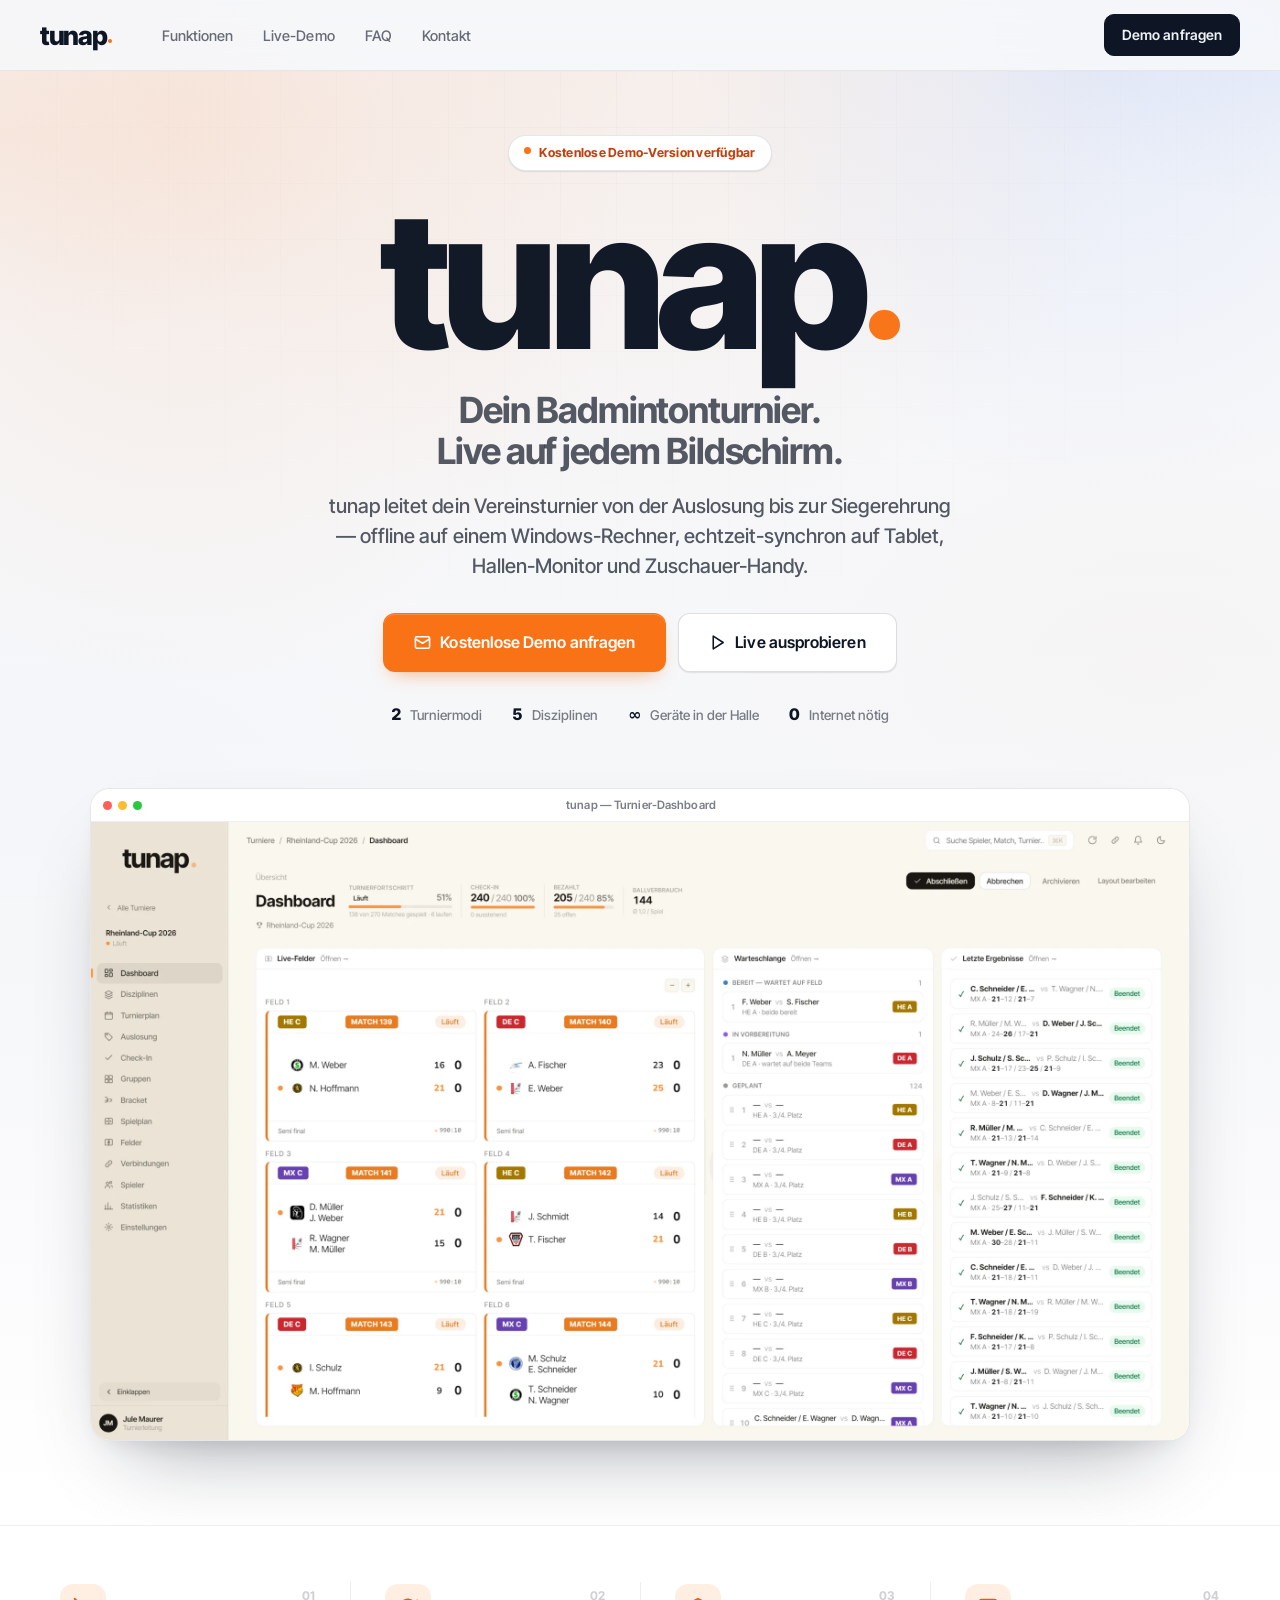
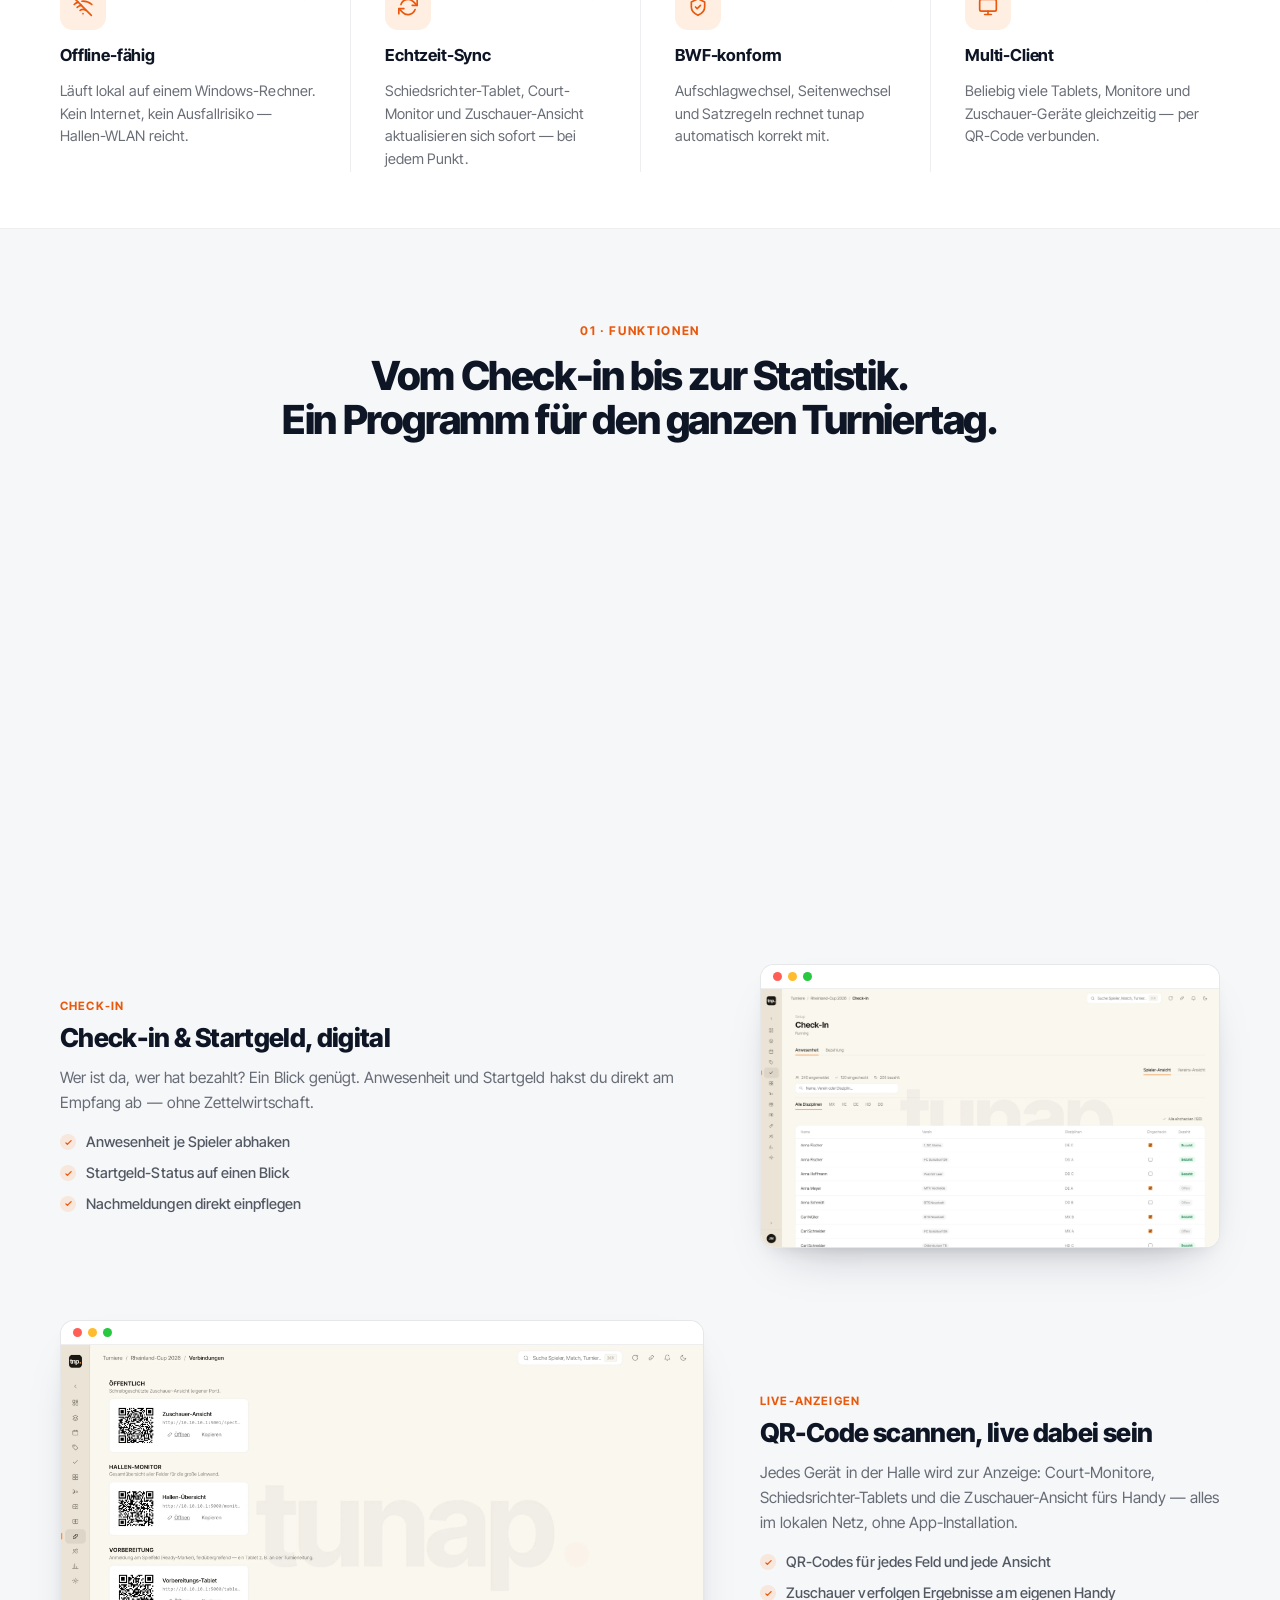
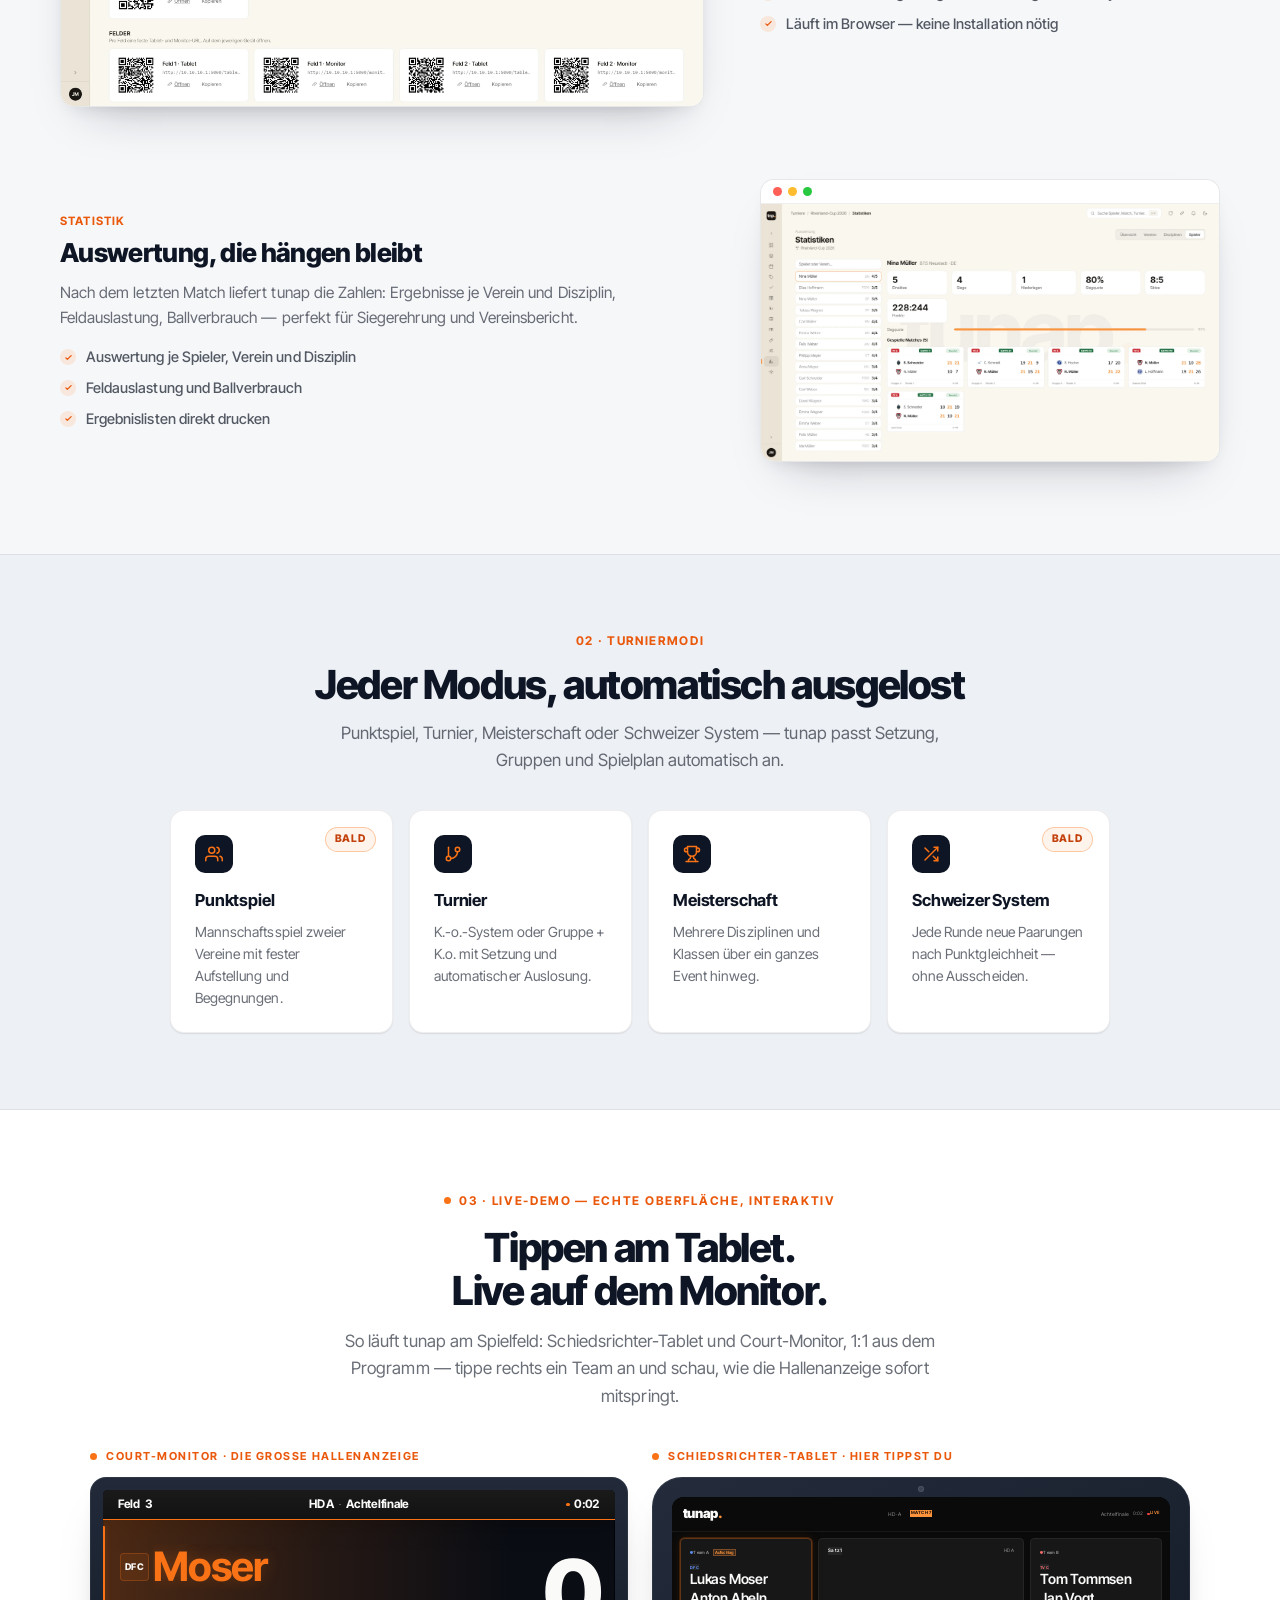
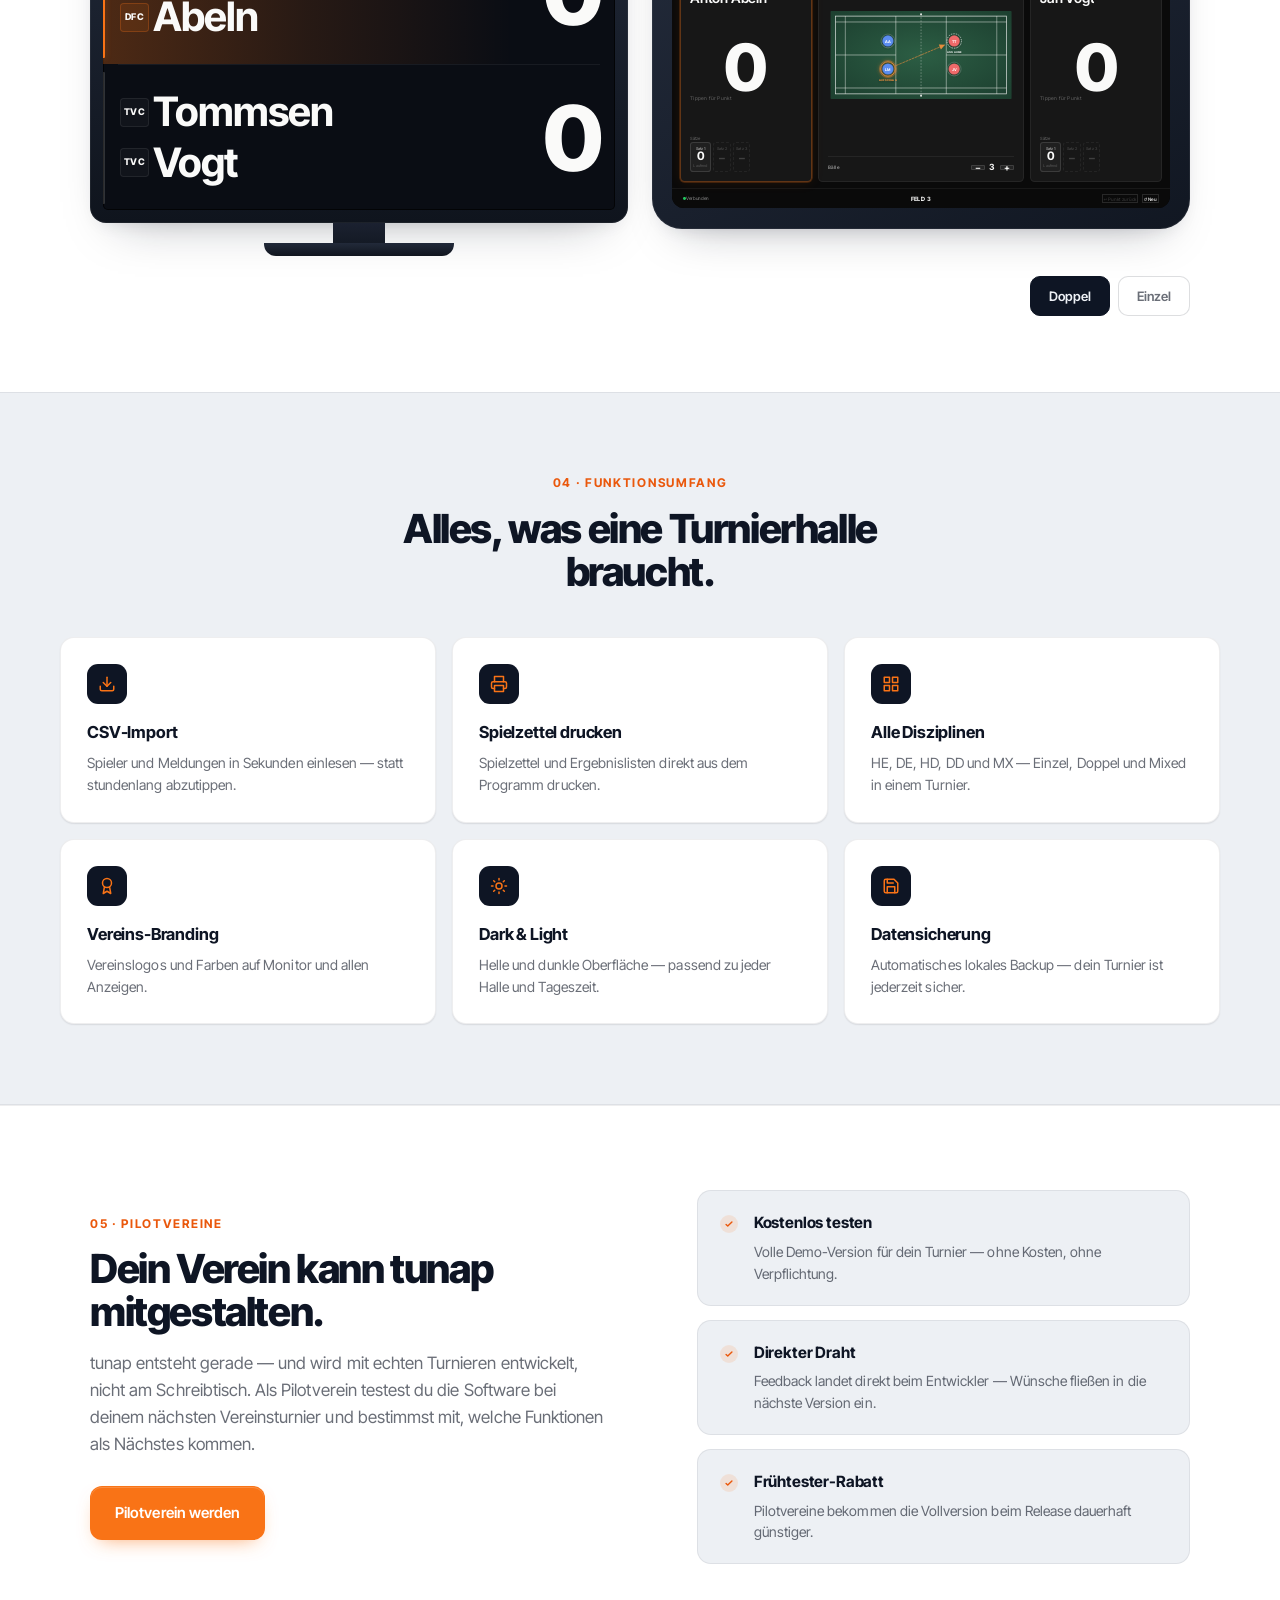
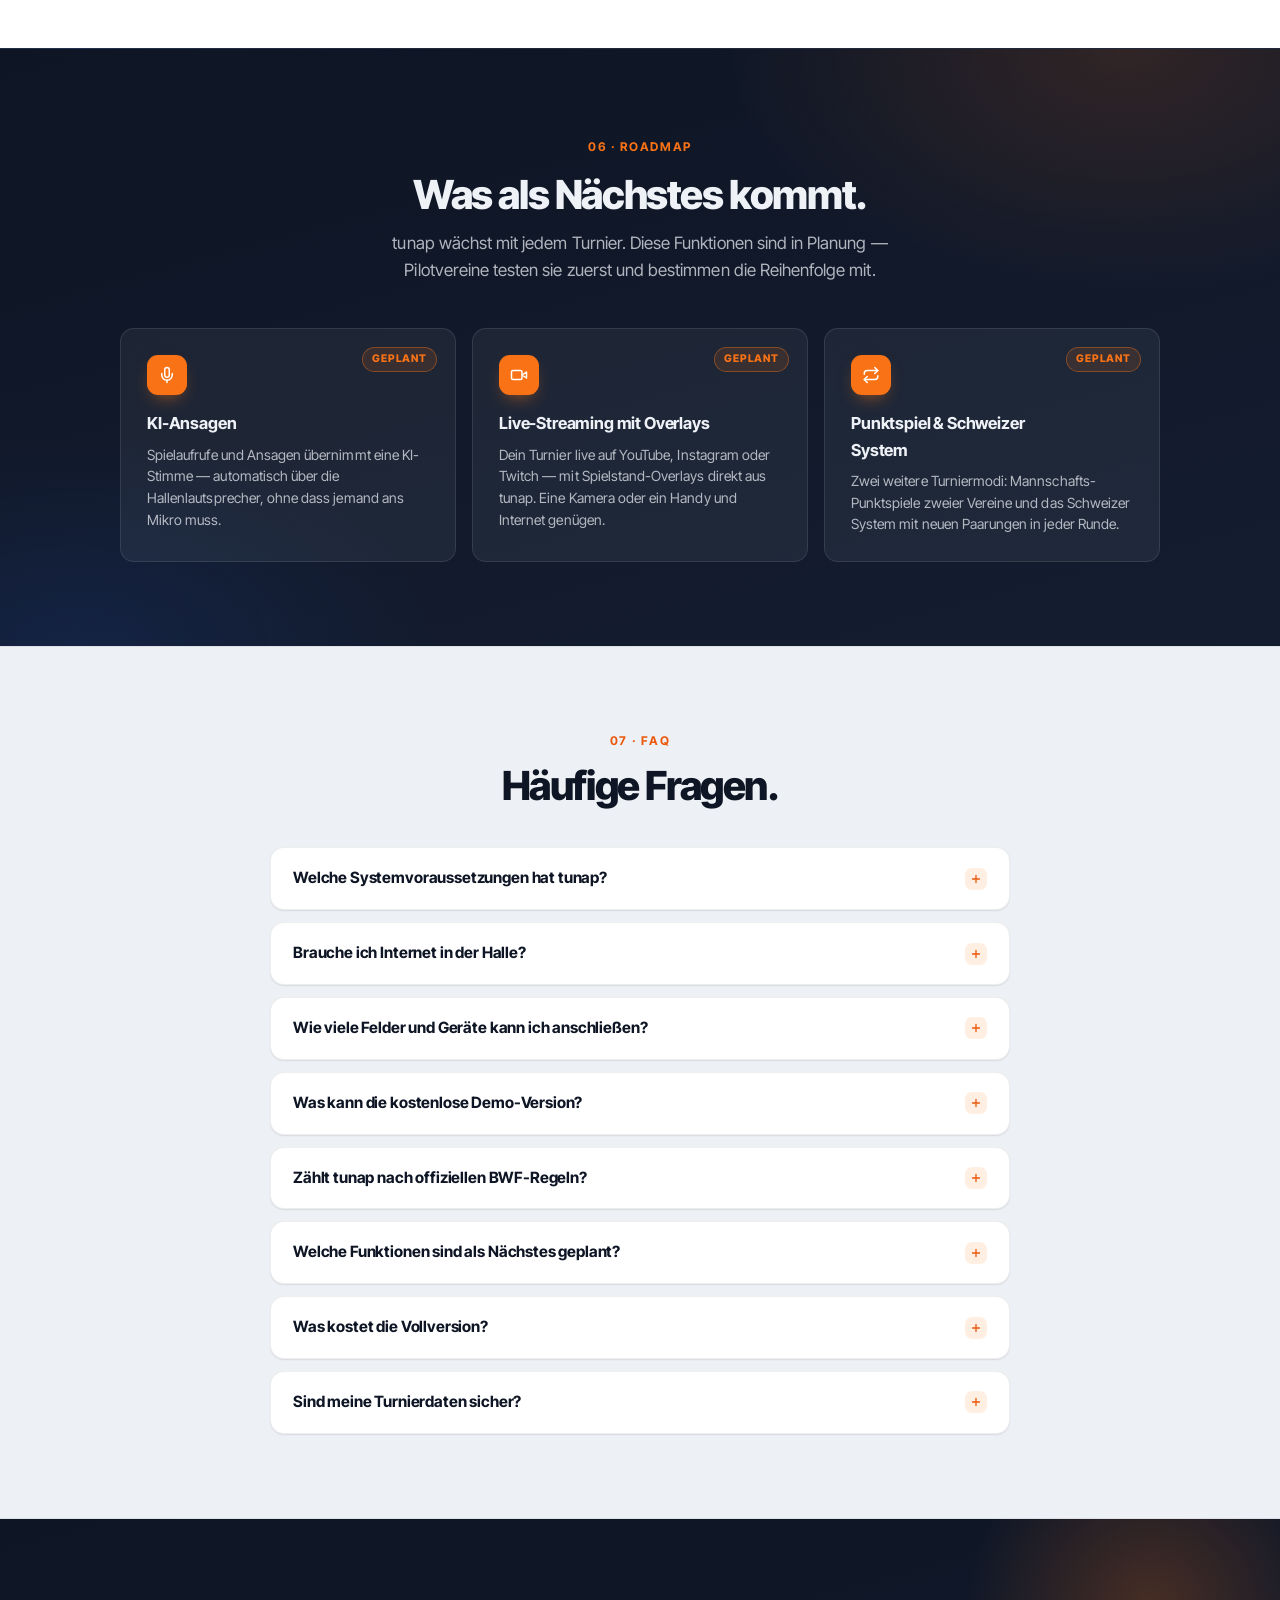
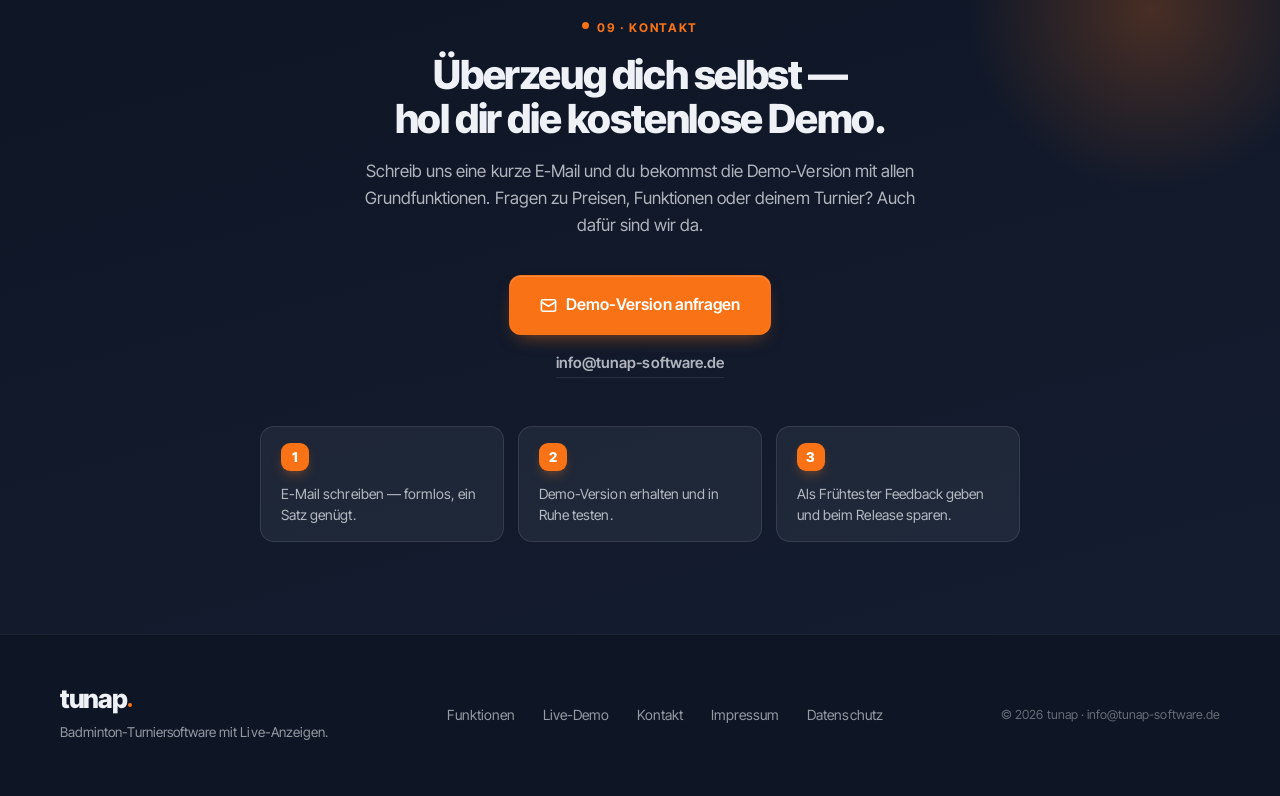
<file: index.html>
<!DOCTYPE html>
<html lang="de">
<head>
<meta charset="utf-8">
<meta name="viewport" content="width=device-width, initial-scale=1">
<title>tunap. — Badminton-Turniersoftware mit Live-Anzeigen</title>
<meta name="description" content="tunap leitet dein Badminton-Turnier von Auslosung bis Siegerehrung: offline-fähig, echtzeit-synchron auf Tablet, Monitor und Zuschauer-Handy, BWF-konform. Kostenlose Demo-Version verfügbar.">
<meta name="theme-color" content="#0e1524">
<link rel="icon" href="assets/favicon.svg" type="image/svg+xml">
<link rel="canonical" href="https://tunap-software.de/">

<!-- Open Graph / Social -->
<meta property="og:type" content="website">
<meta property="og:url" content="https://tunap-software.de/">
<meta property="og:site_name" content="tunap">
<meta property="og:locale" content="de_DE">
<meta property="og:title" content="tunap. — Badminton-Turniersoftware mit Live-Anzeigen">
<meta property="og:description" content="Die Badminton-Turniersoftware, die dein Turnier live anzeigt. Tippen am Tablet, live auf dem Monitor. Kostenlose Demo-Version.">
<meta property="og:image" content="https://tunap-software.de/assets/og_image.png">
<meta property="og:image:width" content="1200">
<meta property="og:image:height" content="630">
<meta name="twitter:card" content="summary_large_image">
<meta name="twitter:title" content="tunap. — Badminton-Turniersoftware mit Live-Anzeigen">
<meta name="twitter:description" content="Tippen am Tablet, live auf dem Monitor. Kostenlose Demo-Version verfügbar.">
<meta name="twitter:image" content="https://tunap-software.de/assets/og_image.png">

<!-- Strukturierte Daten -->
<script type="application/ld+json">
{
  "@context": "https://schema.org",
  "@type": "SoftwareApplication",
  "name": "tunap",
  "operatingSystem": "Windows",
  "applicationCategory": "SportsApplication",
  "description": "Badminton-Turniersoftware mit Live-Anzeigen: offline-fähig, echtzeit-synchron auf Tablet, Monitor und Zuschauer-Handy, BWF-konform.",
  "url": "https://tunap-software.de/",
  "inLanguage": "de",
  "offers": {
    "@type": "Offer",
    "price": "0",
    "priceCurrency": "EUR",
    "description": "Kostenlose Demo-Version mit allen Grundfunktionen"
  }
}
</script>

<link rel="preload" href="assets/fonts/InterTight-latin.woff2" as="font" type="font/woff2" crossorigin>
<link rel="stylesheet" href="styles.css">
</head>
<body>

  <!-- ===== NAV ===== -->
  <nav class="nav" id="nav">
    <a href="#top" class="wordmark wordmark--nav">tunap<span class="wordmark__dot"></span></a>
    <div class="nav__links" id="nav-links">
      <a href="#funktionen">Funktionen</a>
      <a href="#live-demo">Live-Demo</a>
      <!-- Preise vorerst ausgeblendet: <a href="#preise">Preise</a> -->
      <a href="#faq">FAQ</a>
      <a href="#kontakt">Kontakt</a>
    </div>
    <div class="nav__spacer"></div>
    <a href="mailto:info@tunap-software.de?subject=Demo-Version%20anfragen" class="btn btn--dark btn--nav">Demo anfragen</a>
    <button type="button" class="nav__burger" id="nav-burger" aria-label="Menü öffnen" aria-expanded="false" aria-controls="nav-links">
      <span></span><span></span><span></span>
    </button>
  </nav>

  <!-- ===== HERO ===== -->
  <header id="top" class="hero">
    <div class="hero__inner">
      <div><span class="pill pill--accent"><span class="dot dot--pulse"></span>Kostenlose Demo-Version verfügbar</span></div>
      <div class="wordmark wordmark--hero" aria-hidden="true">tunap<span class="wordmark__dot"></span></div>
      <h1 class="hero__h1">Dein Badminton&shy;turnier.<br>Live auf jedem Bildschirm.</h1>
      <p class="hero__sub">tunap leitet dein Vereinsturnier von der Auslosung bis zur Siegerehrung — offline auf einem Windows-Rechner, echtzeit-synchron auf Tablet, Hallen-Monitor und Zuschauer-Handy.</p>
      <div class="hero__cta">
        <a href="mailto:info@tunap-software.de?subject=Demo-Version%20anfragen" class="btn btn--accent btn--lg">
          <svg width="17" height="17" viewBox="0 0 24 24" fill="none" stroke="currentColor" stroke-width="2.2" stroke-linecap="round" stroke-linejoin="round"><rect x="2" y="4" width="20" height="16" rx="2"/><path d="m22 7-10 6L2 7"/></svg>
          Kostenlose Demo anfragen
        </a>
        <a href="#live-demo" class="btn btn--ghost btn--lg">
          <svg width="17" height="17" viewBox="0 0 24 24" fill="none" stroke="currentColor" stroke-width="2.2" stroke-linecap="round" stroke-linejoin="round"><polygon points="6 3 20 12 6 21 6 3"/></svg>
          Live ausprobieren
        </a>
      </div>
      <div class="hero__facts" role="list">
        <span role="listitem"><strong>2</strong> Turniermodi</span>
        <span role="listitem"><strong>5</strong> Disziplinen</span>
        <span role="listitem"><strong>∞</strong> Geräte in der Halle</span>
        <span role="listitem"><strong>0</strong> Internet nötig</span>
      </div>

      <div class="hero__shot winframe reveal">
        <div class="winbar"><span class="winbar__dots"><i></i><i></i><i></i></span><span class="winbar__title">tunap — Turnier-Dashboard</span></div>
        <img class="shot-img" src="assets/screen_dashboard.webp" alt="tunap Dashboard — Live-Felder, Warteschlange und letzte Ergebnisse" width="2400" height="1350" loading="eager">
      </div>
    </div>
  </header>

  <!-- ===== WERT-PFEILER ===== -->
  <section class="pillars-wrap">
    <div class="pillars">
      <div class="pillar reveal">
        <div class="pillar__ic"><svg width="20" height="20" viewBox="0 0 24 24" fill="none" stroke="currentColor" stroke-width="2" stroke-linecap="round" stroke-linejoin="round"><line x1="2" y1="2" x2="22" y2="22"/><path d="M5 12.5a10 10 0 0 1 5.17-2.39"/><path d="M10.71 5.05A16 16 0 0 1 22.58 9"/><path d="M1.42 9a15.9 15.9 0 0 1 4.7-2.88"/><path d="M8.53 16.11a6 6 0 0 1 6.95 0"/><line x1="12" y1="20" x2="12.01" y2="20"/></svg></div>
        <div class="pillar__t">Offline-fähig</div>
        <p class="pillar__p">Läuft lokal auf einem Windows-Rechner. Kein Internet, kein Ausfallrisiko — Hallen-WLAN reicht.</p>
      </div>
      <div class="pillar reveal">
        <div class="pillar__ic"><svg width="20" height="20" viewBox="0 0 24 24" fill="none" stroke="currentColor" stroke-width="2" stroke-linecap="round" stroke-linejoin="round"><path d="M23 4v6h-6"/><path d="M1 20v-6h6"/><path d="M3.5 9a9 9 0 0 1 14.9-3.4L23 10"/><path d="M1 14l4.6 4.4A9 9 0 0 0 20.5 15"/></svg></div>
        <div class="pillar__t">Echtzeit-Sync</div>
        <p class="pillar__p">Schiedsrichter-Tablet, Court-Monitor und Zuschauer-Ansicht aktualisieren sich sofort — bei jedem Punkt.</p>
      </div>
      <div class="pillar reveal">
        <div class="pillar__ic"><svg width="20" height="20" viewBox="0 0 24 24" fill="none" stroke="currentColor" stroke-width="2" stroke-linecap="round" stroke-linejoin="round"><path d="M12 2l8 4v6c0 5-3.5 8-8 10-4.5-2-8-5-8-10V6z"/><path d="m9 12 2 2 4-4"/></svg></div>
        <div class="pillar__t">BWF-konform</div>
        <p class="pillar__p">Aufschlagwechsel, Seitenwechsel und Satzregeln rechnet tunap automatisch korrekt mit.</p>
      </div>
      <div class="pillar reveal">
        <div class="pillar__ic"><svg width="20" height="20" viewBox="0 0 24 24" fill="none" stroke="currentColor" stroke-width="2" stroke-linecap="round" stroke-linejoin="round"><rect x="2" y="3" width="20" height="14" rx="2"/><path d="M8 21h8"/><path d="M12 17v4"/></svg></div>
        <div class="pillar__t">Multi-Client</div>
        <p class="pillar__p">Beliebig viele Tablets, Monitore und Zuschauer-Geräte gleichzeitig — per QR-Code verbunden.</p>
      </div>
    </div>
  </section>

  <!-- ===== FUNKTIONEN: alternierende Reihen ===== -->
  <section id="funktionen" class="flow-wrap">
    <div class="flow-head">
      <div class="eyebrow">01 · Funktionen</div>
      <h2 class="h2">Vom Check-in bis zur Statistik.<br>Ein Programm für den ganzen Turniertag.</h2>
    </div>

    <div class="flow">
      <article class="flowrow reveal">
        <div class="flowrow__shot winframe">
          <div class="winbar"><span class="winbar__dots"><i></i><i></i><i></i></span></div>
          <img class="shot-img" src="assets/screen_schedule.webp" alt="tunap Spielplan — Matches mit Status, Feldern und Ergebnissen" width="2400" height="1350" loading="lazy">
        </div>
        <div class="flowrow__meta">
          <div class="flowrow__kicker">Spielplan</div>
          <h3 class="flowrow__title">Spielplan &amp; Auslosung, automatisch</h3>
          <p class="flowrow__p">Meldungen per CSV einlesen, Setzung festlegen, auslosen — tunap plant Felder und Reihenfolge und hält den Spielplan bei jedem Ergebnis aktuell.</p>
          <ul class="flowrow__list">
            <li>CSV-Import für Spieler &amp; Meldungen</li>
            <li>Automatische Auslosung mit Setzung</li>
            <li>Status, Felder und Warteschlange in Echtzeit</li>
          </ul>
        </div>
      </article>

      <article class="flowrow flowrow--flip reveal">
        <div class="flowrow__shot winframe">
          <div class="winbar"><span class="winbar__dots"><i></i><i></i><i></i></span></div>
          <img class="shot-img" src="assets/screen_checkin.webp" alt="tunap Check-in — Anwesenheit und Bezahlung je Spieler" width="2400" height="1350" loading="lazy">
        </div>
        <div class="flowrow__meta">
          <div class="flowrow__kicker">Check-in</div>
          <h3 class="flowrow__title">Check-in &amp; Startgeld, digital</h3>
          <p class="flowrow__p">Wer ist da, wer hat bezahlt? Ein Blick genügt. Anwesenheit und Startgeld hakst du direkt am Empfang ab — ohne Zettelwirtschaft.</p>
          <ul class="flowrow__list">
            <li>Anwesenheit je Spieler abhaken</li>
            <li>Startgeld-Status auf einen Blick</li>
            <li>Nachmeldungen direkt einpflegen</li>
          </ul>
        </div>
      </article>

      <article class="flowrow reveal">
        <div class="flowrow__shot winframe">
          <div class="winbar"><span class="winbar__dots"><i></i><i></i><i></i></span></div>
          <img class="shot-img" src="assets/screen_connection.webp" alt="tunap Verbindungen — Links und QR-Codes für Tablets, Monitore und Zuschauer" width="2400" height="1350" loading="lazy">
        </div>
        <div class="flowrow__meta">
          <div class="flowrow__kicker">Live-Anzeigen</div>
          <h3 class="flowrow__title">QR-Code scannen, live dabei sein</h3>
          <p class="flowrow__p">Jedes Gerät in der Halle wird zur Anzeige: Court-Monitore, Schiedsrichter-Tablets und die Zuschauer-Ansicht fürs Handy — alles im lokalen Netz, ohne App-Installation.</p>
          <ul class="flowrow__list">
            <li>QR-Codes für jedes Feld und jede Ansicht</li>
            <li>Zuschauer verfolgen Ergebnisse am eigenen Handy</li>
            <li>Läuft im Browser — keine Installation nötig</li>
          </ul>
        </div>
      </article>

      <article class="flowrow flowrow--flip reveal">
        <div class="flowrow__shot winframe">
          <div class="winbar"><span class="winbar__dots"><i></i><i></i><i></i></span></div>
          <img class="shot-img" src="assets/screen_statistics.webp" alt="tunap Statistiken — Auswertung je Spieler, Verein und Disziplin" width="2400" height="1350" loading="lazy">
        </div>
        <div class="flowrow__meta">
          <div class="flowrow__kicker">Statistik</div>
          <h3 class="flowrow__title">Auswertung, die hängen bleibt</h3>
          <p class="flowrow__p">Nach dem letzten Match liefert tunap die Zahlen: Ergebnisse je Verein und Disziplin, Feldauslastung, Ballverbrauch — perfekt für Siegerehrung und Vereinsbericht.</p>
          <ul class="flowrow__list">
            <li>Auswertung je Spieler, Verein und Disziplin</li>
            <li>Feldauslastung und Ballverbrauch</li>
            <li>Ergebnislisten direkt drucken</li>
          </ul>
        </div>
      </article>
    </div>
  </section>

  <!-- ===== TURNIERMODI ===== -->
  <section class="modi-wrap">
    <div class="modi-inner">
      <div class="eyebrow">02 · Turniermodi</div>
      <h2 class="h2">Jeder Modus, automatisch ausgelost</h2>
      <p class="lead">Punktspiel, Turnier, Meisterschaft oder Schweizer System — tunap passt Setzung, Gruppen und Spielplan automatisch an.</p>
      <div class="modi">
        <div class="modi__card reveal">
          <span class="modi__badge">Bald</span>
          <div class="modi__ic"><svg width="18" height="18" viewBox="0 0 24 24" fill="none" stroke="currentColor" stroke-width="2" stroke-linecap="round" stroke-linejoin="round"><path d="M17 21v-2a4 4 0 0 0-4-4H5a4 4 0 0 0-4 4v2"/><circle cx="9" cy="7" r="4"/><path d="M23 21v-2a4 4 0 0 0-3-3.87"/><path d="M16 3.13a4 4 0 0 1 0 7.75"/></svg></div>
          <div class="modi__t">Punktspiel</div>
          <p class="modi__p">Mannschaftsspiel zweier Vereine mit fester Aufstellung und Begegnungen.</p>
        </div>
        <div class="modi__card reveal">
          <div class="modi__ic"><svg width="18" height="18" viewBox="0 0 24 24" fill="none" stroke="currentColor" stroke-width="2" stroke-linecap="round" stroke-linejoin="round"><path d="M6 3v12"/><circle cx="6" cy="18" r="3"/><circle cx="18" cy="6" r="3"/><path d="M18 9a9 9 0 0 1-9 9"/></svg></div>
          <div class="modi__t">Turnier</div>
          <p class="modi__p">K.-o.-System oder Gruppe + K.o. mit Setzung und automatischer Auslosung.</p>
        </div>
        <div class="modi__card reveal">
          <div class="modi__ic"><svg width="18" height="18" viewBox="0 0 24 24" fill="none" stroke="currentColor" stroke-width="2" stroke-linecap="round" stroke-linejoin="round"><path d="M6 9H4.5a2.5 2.5 0 0 1 0-5H6"/><path d="M18 9h1.5a2.5 2.5 0 0 0 0-5H18"/><path d="M4 22h16"/><path d="M10 14.66V17c0 .55-.47.98-.97 1.21C7.85 18.75 7 20.24 7 22"/><path d="M14 14.66V17c0 .55.47.98.97 1.21C16.15 18.75 17 20.24 17 22"/><path d="M18 2H6v7a6 6 0 0 0 12 0V2Z"/></svg></div>
          <div class="modi__t">Meisterschaft</div>
          <p class="modi__p">Mehrere Disziplinen und Klassen über ein ganzes Event hinweg.</p>
        </div>
        <div class="modi__card reveal">
          <span class="modi__badge">Bald</span>
          <div class="modi__ic"><svg width="18" height="18" viewBox="0 0 24 24" fill="none" stroke="currentColor" stroke-width="2" stroke-linecap="round" stroke-linejoin="round"><path d="M16 3h5v5"/><path d="M4 20 21 3"/><path d="M21 16v5h-5"/><path d="m15 15 6 6"/><path d="M4 4l5 5"/></svg></div>
          <div class="modi__t">Schweizer System</div>
          <p class="modi__p">Jede Runde neue Paarungen nach Punktgleichheit — ohne Ausscheiden.</p>
        </div>
      </div>
    </div>
  </section>

  <!-- ===== LIVE-DEMO ===== -->
  <section id="live-demo" class="livedemo-wrap">
    <div class="livedemo-inner">
      <div class="eyebrow eyebrow--dot"><span class="dot dot--blink"></span>03 · Live-Demo — echte Oberfläche, interaktiv</div>
      <h2 class="h2">Tippen am Tablet.<br>Live auf dem Monitor.</h2>
      <p class="lead lead--center">So läuft tunap am Spielfeld: Schiedsrichter-Tablet und Court-Monitor, 1:1 aus dem Programm — tippe rechts ein Team an und schau, wie die Hallenanzeige sofort mitspringt.</p>

      <div class="livedemo" data-live-demo>
        <div class="livedemo__cols">
          <div class="livedemo__col">
            <div class="livedemo__label"><span class="dot"></span>Court-Monitor · die große Hallenanzeige</div>
            <div class="device device--tv">
              <div class="device__frame">
                <div class="livedemo__screen" id="tn-monitor"></div>
              </div>
              <div class="device__neck"></div>
              <div class="device__base"></div>
            </div>
          </div>
          <div class="livedemo__col">
            <div class="livedemo__label"><span class="dot"></span>Schiedsrichter-Tablet · hier tippst du</div>
            <div class="device device--tablet">
              <span class="device__cam" aria-hidden="true"></span>
              <div class="livedemo__screen" id="tn-tablet"></div>
            </div>
          </div>
        </div>
        <div class="livedemo__controls">
          <button type="button" id="tn-doubles" class="livedemo__btn is-active">Doppel</button>
          <button type="button" id="tn-singles" class="livedemo__btn">Einzel</button>
        </div>
      </div>
    </div>
  </section>

  <!-- ===== FUNKTIONSUMFANG ===== -->
  <section class="featgrid-wrap">
    <div class="featgrid-inner">
      <div class="featgrid-head">
        <div class="eyebrow">04 · Funktionsumfang</div>
        <h2 class="h2">Alles, was eine Turnierhalle braucht.</h2>
      </div>
      <div class="featgrid">
        <div class="feat reveal">
          <div class="feat__ic"><svg width="18" height="18" viewBox="0 0 24 24" fill="none" stroke="currentColor" stroke-width="2" stroke-linecap="round" stroke-linejoin="round"><path d="M21 15v4a2 2 0 0 1-2 2H5a2 2 0 0 1-2-2v-4"/><path d="M7 10l5 5 5-5"/><path d="M12 15V3"/></svg></div>
          <div class="feat__t">CSV-Import</div>
          <p class="feat__p">Spieler und Meldungen in Sekunden einlesen — statt stundenlang abzutippen.</p>
        </div>
        <div class="feat reveal">
          <div class="feat__ic"><svg width="18" height="18" viewBox="0 0 24 24" fill="none" stroke="currentColor" stroke-width="2" stroke-linecap="round" stroke-linejoin="round"><path d="M6 9V2h12v7"/><path d="M6 18H4a2 2 0 0 1-2-2v-5a2 2 0 0 1 2-2h16a2 2 0 0 1 2 2v5a2 2 0 0 1-2 2h-2"/><rect x="6" y="14" width="12" height="8"/></svg></div>
          <div class="feat__t">Spielzettel drucken</div>
          <p class="feat__p">Spielzettel und Ergebnislisten direkt aus dem Programm drucken.</p>
        </div>
        <div class="feat reveal">
          <div class="feat__ic"><svg width="18" height="18" viewBox="0 0 24 24" fill="none" stroke="currentColor" stroke-width="2" stroke-linecap="round" stroke-linejoin="round"><rect x="3" y="3" width="7" height="7"/><rect x="14" y="3" width="7" height="7"/><rect x="3" y="14" width="7" height="7"/><rect x="14" y="14" width="7" height="7"/></svg></div>
          <div class="feat__t">Alle Disziplinen</div>
          <p class="feat__p">HE, DE, HD, DD und MX — Einzel, Doppel und Mixed in einem Turnier.</p>
        </div>
        <div class="feat reveal">
          <div class="feat__ic"><svg width="18" height="18" viewBox="0 0 24 24" fill="none" stroke="currentColor" stroke-width="2" stroke-linecap="round" stroke-linejoin="round"><circle cx="12" cy="8" r="6"/><path d="M15.5 13.5 17 22l-5-3-5 3 1.5-8.5"/></svg></div>
          <div class="feat__t">Vereins-Branding</div>
          <p class="feat__p">Vereinslogos und Farben auf Monitor und allen Anzeigen.</p>
        </div>
        <div class="feat reveal">
          <div class="feat__ic"><svg width="18" height="18" viewBox="0 0 24 24" fill="none" stroke="currentColor" stroke-width="2" stroke-linecap="round" stroke-linejoin="round"><circle cx="12" cy="12" r="4"/><path d="M12 2v2M12 20v2M4.9 4.9l1.4 1.4M17.7 17.7l1.4 1.4M2 12h2M20 12h2M4.9 19.1l1.4-1.4M17.7 6.3l1.4-1.4"/></svg></div>
          <div class="feat__t">Dark &amp; Light</div>
          <p class="feat__p">Helle und dunkle Oberfläche — passend zu jeder Halle und Tageszeit.</p>
        </div>
        <div class="feat reveal">
          <div class="feat__ic"><svg width="18" height="18" viewBox="0 0 24 24" fill="none" stroke="currentColor" stroke-width="2" stroke-linecap="round" stroke-linejoin="round"><path d="M19 21H5a2 2 0 0 1-2-2V5a2 2 0 0 1 2-2h11l5 5v11a2 2 0 0 1-2 2z"/><path d="M17 21v-8H7v8M7 3v5h8"/></svg></div>
          <div class="feat__t">Datensicherung</div>
          <p class="feat__p">Automatisches lokales Backup — dein Turnier ist jederzeit sicher.</p>
        </div>
      </div>
    </div>
  </section>

  <!-- ===== PILOTVEREINE ===== -->
  <section id="pilot" class="pilot-wrap">
    <div class="pilot-inner">
      <div class="pilot__text">
        <div class="eyebrow">05 · Pilotvereine</div>
        <h2 class="h2">Dein Verein kann tunap mitgestalten.</h2>
        <p class="lead">tunap entsteht gerade — und wird mit echten Turnieren entwickelt, nicht am Schreibtisch. Als Pilotverein testest du die Software bei deinem nächsten Vereinsturnier und bestimmst mit, welche Funktionen als Nächstes kommen.</p>
        <a href="mailto:info@tunap-software.de?subject=Pilotverein%20werden" class="btn btn--accent">Pilotverein werden</a>
      </div>
      <div class="pilot__perks">
        <div class="perk reveal">
          <div class="perk__t">Kostenlos testen</div>
          <p class="perk__p">Volle Demo-Version für dein Turnier — ohne Kosten, ohne Verpflichtung.</p>
        </div>
        <div class="perk reveal">
          <div class="perk__t">Direkter Draht</div>
          <p class="perk__p">Feedback landet direkt beim Entwickler — Wünsche fließen in die nächste Version ein.</p>
        </div>
        <div class="perk reveal">
          <div class="perk__t">Frühtester-Rabatt</div>
          <p class="perk__p">Pilotvereine bekommen die Vollversion beim Release dauerhaft günstiger.</p>
        </div>
      </div>
    </div>
  </section>

  <!-- ===== ROADMAP ===== -->
  <section id="roadmap" class="roadmap-wrap">
    <div class="roadmap-inner">
      <div class="roadmap-head">
        <div class="eyebrow eyebrow--accent">06 · Roadmap</div>
        <h2 class="h2 h2--light">Was als Nächstes kommt.</h2>
        <p class="lead lead--light lead--center">tunap wächst mit jedem Turnier. Diese Funktionen sind in Planung — Pilotvereine testen sie zuerst und bestimmen die Reihenfolge mit.</p>
      </div>
      <div class="roadmap">
        <div class="rmap reveal">
          <span class="rmap__badge">Geplant</span>
          <div class="rmap__ic"><svg width="18" height="18" viewBox="0 0 24 24" fill="none" stroke="currentColor" stroke-width="2" stroke-linecap="round" stroke-linejoin="round"><path d="M12 2a3 3 0 0 0-3 3v7a3 3 0 0 0 6 0V5a3 3 0 0 0-3-3Z"/><path d="M19 10v2a7 7 0 0 1-14 0v-2"/><line x1="12" y1="19" x2="12" y2="22"/></svg></div>
          <div class="rmap__t">KI-Ansagen</div>
          <p class="rmap__p">Spielaufrufe und Ansagen übernimmt eine KI-Stimme — automatisch über die Hallenlautsprecher, ohne dass jemand ans Mikro muss.</p>
        </div>
        <div class="rmap reveal">
          <span class="rmap__badge">Geplant</span>
          <div class="rmap__ic"><svg width="18" height="18" viewBox="0 0 24 24" fill="none" stroke="currentColor" stroke-width="2" stroke-linecap="round" stroke-linejoin="round"><path d="m22 8-6 4 6 4V8Z"/><rect x="2" y="6" width="14" height="12" rx="2"/></svg></div>
          <div class="rmap__t">Live-Streaming mit Overlays</div>
          <p class="rmap__p">Dein Turnier live auf YouTube, Instagram oder Twitch — mit Spielstand-Overlays direkt aus tunap. Eine Kamera oder ein Handy und Internet genügen.</p>
        </div>
        <div class="rmap reveal">
          <span class="rmap__badge">Geplant</span>
          <div class="rmap__ic"><svg width="18" height="18" viewBox="0 0 24 24" fill="none" stroke="currentColor" stroke-width="2" stroke-linecap="round" stroke-linejoin="round"><path d="m17 2 4 4-4 4"/><path d="M3 11v-1a4 4 0 0 1 4-4h14"/><path d="m7 22-4-4 4-4"/><path d="M21 13v1a4 4 0 0 1-4 4H3"/></svg></div>
          <div class="rmap__t">Punktspiel &amp; Schweizer System</div>
          <p class="rmap__p">Zwei weitere Turniermodi: Mannschafts-Punktspiele zweier Vereine und das Schweizer System mit neuen Paarungen in jeder Runde.</p>
        </div>
      </div>
    </div>
  </section>

  <!-- ===== FAQ ===== -->
  <section id="faq" class="faq-wrap">
    <div class="faq-inner">
      <div class="faq-head">
        <div class="eyebrow">07 · FAQ</div>
        <h2 class="h2">Häufige Fragen.</h2>
      </div>
      <div class="faq">
        <details class="faq__item">
          <summary class="faq__q">Welche Systemvoraussetzungen hat tunap?</summary>
          <div class="faq__a"><p>tunap läuft auf einem normalen Windows-Rechner (Windows 10 oder 11). Tablets, Monitore und Zuschauer-Handys brauchen nur einen Browser — keine Installation, kein bestimmtes Betriebssystem.</p></div>
        </details>
        <details class="faq__item">
          <summary class="faq__q">Brauche ich Internet in der Halle?</summary>
          <div class="faq__a"><p>Nein. tunap läuft komplett im lokalen Netzwerk — ein WLAN-Router in der Halle genügt, eine Internetverbindung ist nicht nötig. Damit gibt es auch kein Ausfallrisiko durch schlechtes Hallen-Internet.</p></div>
        </details>
        <details class="faq__item">
          <summary class="faq__q">Wie viele Felder und Geräte kann ich anschließen?</summary>
          <div class="faq__a"><p>Beliebig viele. Jedes Feld bekommt per QR-Code sein Schiedsrichter-Tablet und seinen Court-Monitor; dazu kommen Hallen-Monitore und die Zuschauer-Ansicht für jedes Handy im Netz.</p></div>
        </details>
        <details class="faq__item">
          <summary class="faq__q">Was kann die kostenlose Demo-Version?</summary>
          <div class="faq__a"><p>Alle Grundfunktionen — Auslosung, Spielplan, Live-Scoring, Anzeigen. Sie ist lediglich in der Turniergröße limitiert. Zum Ausprobieren und für kleine Vereinsabende reicht sie völlig.</p></div>
        </details>
        <details class="faq__item">
          <summary class="faq__q">Zählt tunap nach offiziellen BWF-Regeln?</summary>
          <div class="faq__a"><p>Ja. Aufschlagwechsel, Seitenwechsel, Satzgewinn (21 Punkte, 2 Punkte Abstand, Verlängerung bis 30) — die komplette Zähllogik folgt dem BWF-Regelwerk, für Einzel und Doppel.</p></div>
        </details>
        <details class="faq__item">
          <summary class="faq__q">Welche Funktionen sind als Nächstes geplant?</summary>
          <div class="faq__a"><p>Auf der Roadmap stehen KI-Ansagen für automatische Spielaufrufe, Live-Streaming auf YouTube, Instagram oder Twitch mit Spielstand-Overlays direkt aus tunap sowie zwei weitere Turniermodi: Punktspiel und Schweizer System. Pilotvereine testen neue Funktionen zuerst und bestimmen die Reihenfolge mit.</p></div>
        </details>
        <details class="faq__item">
          <summary class="faq__q">Was kostet die Vollversion?</summary>
          <div class="faq__a"><p>tunap ist noch in Entwicklung, die endgültigen Preise stehen noch nicht fest. Geplant sind Stufen nach Turniergröße — als Einmalkauf pro Turnier oder im Abo. Frühtester und Pilotvereine bekommen die Vollversion beim Release günstiger. <a href="mailto:info@tunap-software.de?subject=Preise">Einfach anfragen.</a></p></div>
        </details>
        <details class="faq__item">
          <summary class="faq__q">Sind meine Turnierdaten sicher?</summary>
          <div class="faq__a"><p>Ja. Alle Daten bleiben lokal auf deinem Rechner — nichts liegt in einer Cloud. tunap legt automatisch lokale Backups an, damit ein Absturz mitten im Turnier kein Drama ist.</p></div>
        </details>
      </div>
    </div>
  </section>

  <!-- ===== PREISE (vorerst ausgeblendet — zum Aktivieren `hidden` entfernen
       und Nav-/Footer-Links wieder einkommentieren) ===== -->
  <section id="preise" class="pricing-wrap" hidden>
    <div class="pricing-inner">
      <div class="pricing-head">
        <div class="eyebrow">08 · Preise</div>
        <h2 class="h2">Für ein Turnier oder die ganze Saison.</h2>
        <p class="lead lead--center">Jede Stufe gibt es als Einmalkauf für ein einzelnes Turnier — oder als Abo für alle Turniere deiner Saison.</p>
        <div class="pricing-toggle" role="group" aria-label="Abrechnungsart">
          <button type="button" id="price-once" class="pricing-toggle__btn is-active" aria-pressed="true">Pro Turnier</button>
          <button type="button" id="price-abo" class="pricing-toggle__btn" aria-pressed="false">Jahres-Abo</button>
        </div>
      </div>

      <div class="plans" data-billing="once">
        <div class="plan reveal">
          <div class="plan__name">Demo</div>
          <div class="plan__desc">Zum Ausprobieren und für kleine Vereinsabende.</div>
          <div class="plan__price"><span class="plan__amount">0&nbsp;€</span><span class="plan__per">für immer</span></div>
          <ul class="plan__list">
            <li>Bis <strong>16 Meldungen</strong> pro Turnier</li>
            <li>Alle Grundfunktionen</li>
            <li>Live-Anzeigen &amp; Tablet-Scoring</li>
            <li>1 Court-Monitor</li>
          </ul>
          <a href="mailto:info@tunap-software.de?subject=Demo-Version%20anfragen" class="btn btn--outline plan__cta">Demo anfragen</a>
        </div>

        <div class="plan plan--featured reveal">
          <div class="plan__badge">Beliebt</div>
          <div class="plan__name">Verein</div>
          <div class="plan__desc">Für Vereinsturniere und Ranglisten mit vollem Funktionsumfang.</div>
          <div class="plan__price">
            <span class="plan__amount" data-once="39&nbsp;€" data-abo="129&nbsp;€">39&nbsp;€</span>
            <span class="plan__per" data-once="einmalig · pro Turnier" data-abo="pro Jahr · alle Turniere">einmalig · pro Turnier</span>
          </div>
          <ul class="plan__list">
            <li>Bis <strong>100 Meldungen</strong> pro Turnier</li>
            <li>Alle 4 Turniermodi &amp; alle Disziplinen</li>
            <li>Unbegrenzte Monitore, Tablets &amp; Zuschauer</li>
            <li>CSV-Import &amp; Spielzettel-Druck</li>
            <li>E-Mail-Support</li>
          </ul>
          <a href="mailto:info@tunap-software.de?subject=tunap%20Verein%20—%20Anfrage" class="btn btn--accent plan__cta">Anfragen</a>
        </div>

        <div class="plan reveal">
          <div class="plan__name">Meisterschaft</div>
          <div class="plan__desc">Für große Events, Kreis- und Bezirksmeisterschaften.</div>
          <div class="plan__price">
            <span class="plan__amount" data-once="79&nbsp;€" data-abo="249&nbsp;€">79&nbsp;€</span>
            <span class="plan__per" data-once="einmalig · pro Turnier" data-abo="pro Jahr · alle Turniere">einmalig · pro Turnier</span>
          </div>
          <ul class="plan__list">
            <li><strong>Unbegrenzte Meldungen</strong></li>
            <li>Alles aus „Verein“</li>
            <li>Vereins-Branding auf allen Anzeigen</li>
            <li>Statistik-Auswertung &amp; Export</li>
            <li>Support mit Priorität — auch am Turniertag</li>
          </ul>
          <a href="mailto:info@tunap-software.de?subject=tunap%20Meisterschaft%20—%20Anfrage" class="btn btn--outline plan__cta">Anfragen</a>
        </div>
      </div>
      <p class="pricing-note">tunap ist noch in Entwicklung — Preise können sich bis zum Release ändern. Frühtester bekommen die Vollversion zum Start günstiger.</p>
    </div>
  </section>

  <!-- ===== KONTAKT / CTA ===== -->
  <section id="kontakt" class="contact">
    <div aria-hidden="true" class="contact__glow"></div>
    <div class="contact__inner">
      <div class="eyebrow eyebrow--accent"><span class="dot dot--pulse"></span>09 · Kontakt</div>
      <h2 class="h2 h2--light">Überzeug dich selbst —<br>hol dir die kostenlose Demo.</h2>
      <p class="lead lead--light">Schreib uns eine kurze E-Mail und du bekommst die Demo-Version mit allen Grundfunktionen. Fragen zu Preisen, Funktionen oder deinem Turnier? Auch dafür sind wir da.</p>
      <div class="contact__cta">
        <a href="mailto:info@tunap-software.de?subject=Demo-Version%20anfragen" class="btn btn--accent btn--lg">
          <svg width="17" height="17" viewBox="0 0 24 24" fill="none" stroke="currentColor" stroke-width="2.2" stroke-linecap="round" stroke-linejoin="round"><rect x="2" y="4" width="20" height="16" rx="2"/><path d="m22 7-10 6L2 7"/></svg>
          Demo-Version anfragen
        </a>
        <a href="mailto:info@tunap-software.de" class="contact__mail">info@tunap-software.de</a>
      </div>
      <div class="contact__steps">
        <div class="cstep"><span class="cstep__n">1</span><span>E-Mail schreiben — formlos, ein Satz genügt.</span></div>
        <div class="cstep"><span class="cstep__n">2</span><span>Demo-Version erhalten und in Ruhe testen.</span></div>
        <div class="cstep"><span class="cstep__n">3</span><span>Als Frühtester Feedback geben und beim Release sparen.</span></div>
      </div>
    </div>
  </section>

  <!-- ===== FOOTER ===== -->
  <footer class="footer">
    <div class="footer__inner">
      <div>
        <div class="wordmark wordmark--footer">tunap<span class="wordmark__dot"></span></div>
        <div class="footer__tag">Badminton-Turniersoftware mit Live-Anzeigen.</div>
      </div>
      <div class="footer__links">
        <a href="#funktionen">Funktionen</a>
        <a href="#live-demo">Live-Demo</a>
        <!-- Preise vorerst ausgeblendet: <a href="#preise">Preise</a> -->
        <a href="mailto:info@tunap-software.de">Kontakt</a>
        <a href="impressum.html">Impressum</a>
        <a href="datenschutz.html">Datenschutz</a>
      </div>
      <div class="footer__copy">© 2026 tunap · info@tunap-software.de</div>
    </div>
  </footer>

  <script src="script.js"></script>
</body>
</html>
</file>
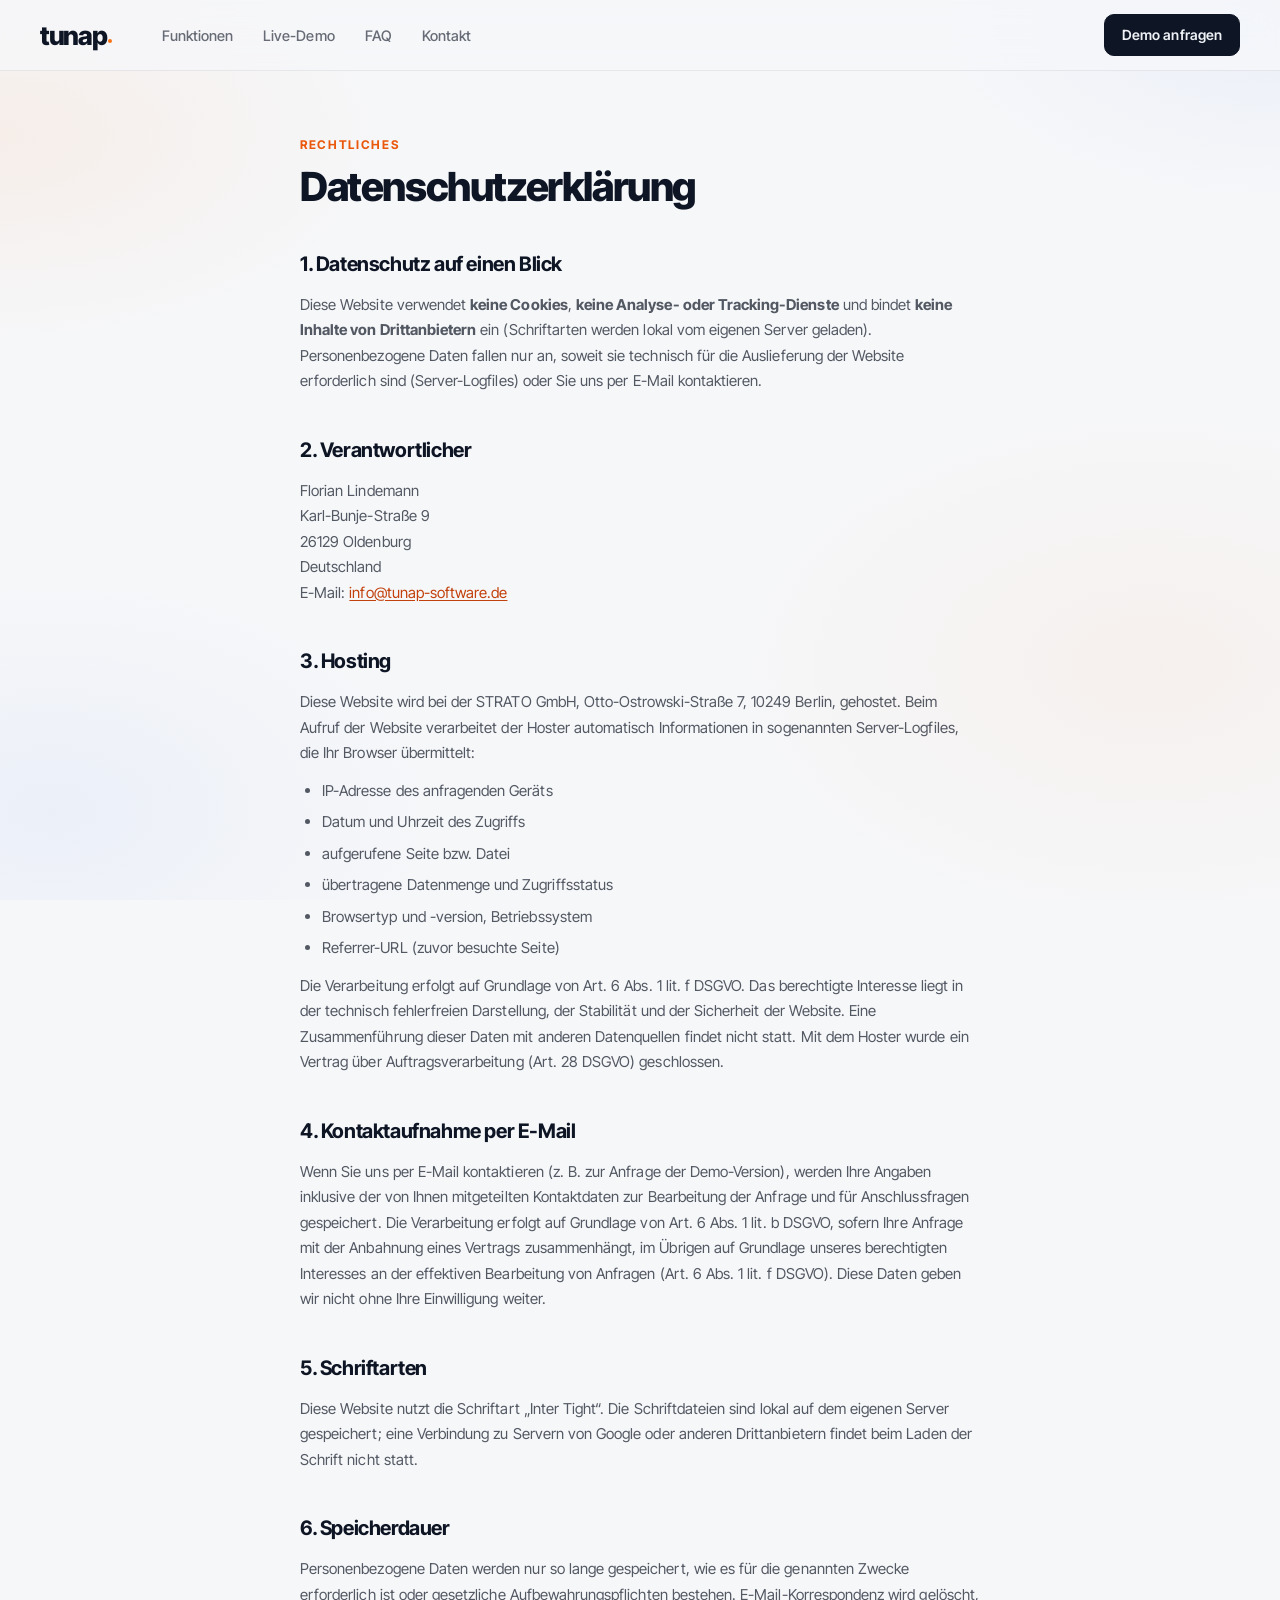
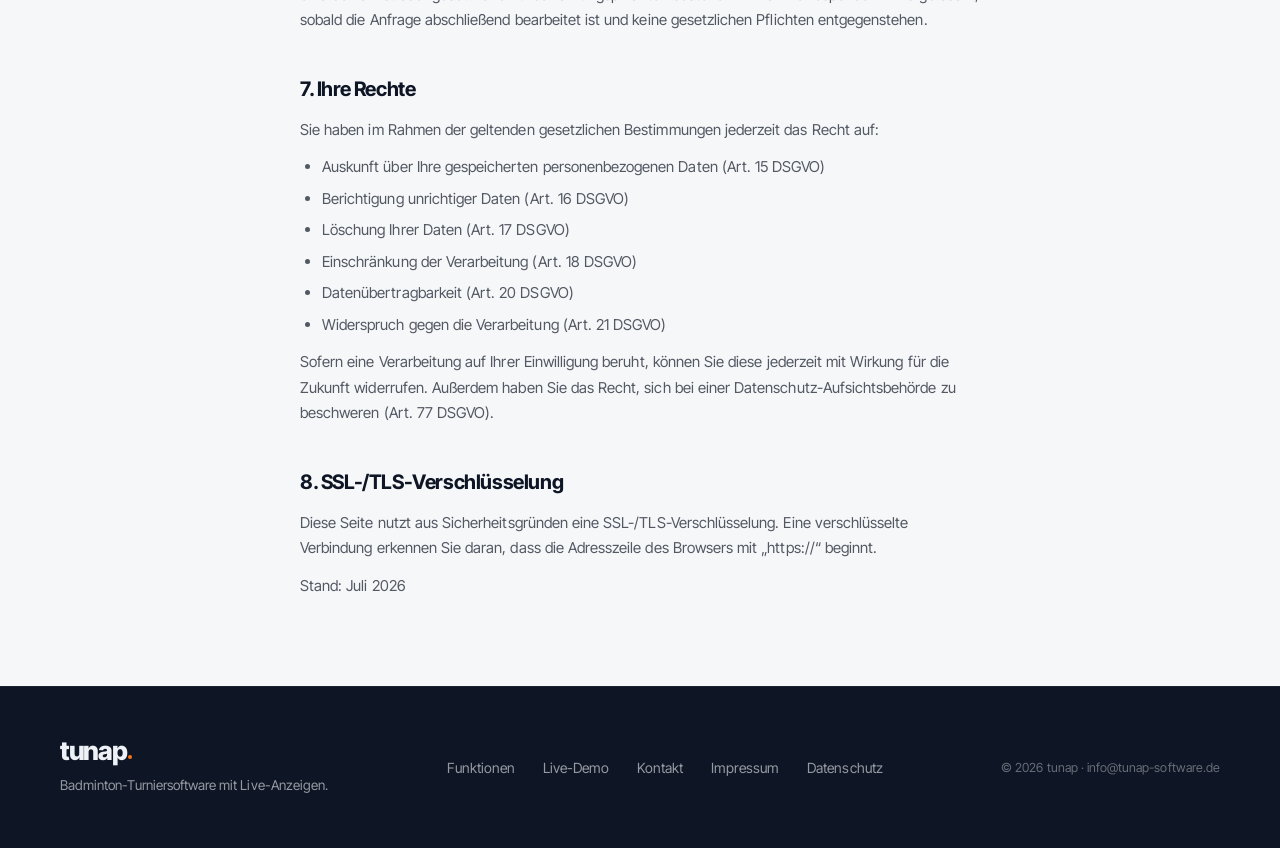
<file: datenschutz.html>
<!DOCTYPE html>
<html lang="de">
<head>
<meta charset="utf-8">
<meta name="viewport" content="width=device-width, initial-scale=1">
<title>Datenschutzerklärung — tunap.</title>
<meta name="description" content="Datenschutzerklärung der tunap-Website.">
<meta name="robots" content="noindex">
<meta name="theme-color" content="#0e1524">
<link rel="icon" href="assets/favicon.svg" type="image/svg+xml">
<link rel="preload" href="assets/fonts/InterTight-latin.woff2" as="font" type="font/woff2" crossorigin>
<link rel="stylesheet" href="styles.css">
</head>
<body>

  <!-- ===== NAV ===== -->
  <nav class="nav" id="nav">
    <a href="index.html" class="wordmark wordmark--nav">tunap<span class="wordmark__dot"></span></a>
    <div class="nav__links" id="nav-links">
      <a href="index.html#funktionen">Funktionen</a>
      <a href="index.html#live-demo">Live-Demo</a>
      <a href="index.html#faq">FAQ</a>
      <a href="index.html#kontakt">Kontakt</a>
    </div>
    <div class="nav__spacer"></div>
    <a href="mailto:info@tunap-software.de?subject=Demo-Version%20anfragen" class="btn btn--dark btn--nav">Demo anfragen</a>
    <button type="button" class="nav__burger" id="nav-burger" aria-label="Menü öffnen" aria-expanded="false" aria-controls="nav-links">
      <span></span><span></span><span></span>
    </button>
  </nav>

  <main class="legal">
    <div class="eyebrow">Rechtliches</div>
    <h1>Datenschutzerklärung</h1>

    <h2>1. Datenschutz auf einen Blick</h2>
    <p>Diese Website verwendet <strong>keine Cookies</strong>, <strong>keine Analyse- oder Tracking-Dienste</strong> und bindet <strong>keine Inhalte von Drittanbietern</strong> ein (Schriftarten werden lokal vom eigenen Server geladen). Personenbezogene Daten fallen nur an, soweit sie technisch für die Auslieferung der Website erforderlich sind (Server-Logfiles) oder Sie uns per E-Mail kontaktieren.</p>

    <h2>2. Verantwortlicher</h2>
    <address class="legal__address">
      Florian Lindemann<br>
      Karl-Bunje-Straße 9<br>
      26129 Oldenburg<br>
      Deutschland<br>
      E-Mail: <a href="mailto:info@tunap-software.de">info@tunap-software.de</a>
    </address>

    <h2>3. Hosting</h2>
    <p>Diese Website wird bei der STRATO GmbH, Otto-Ostrowski-Straße 7, 10249 Berlin, gehostet. Beim Aufruf der Website verarbeitet der Hoster automatisch Informationen in sogenannten Server-Logfiles, die Ihr Browser übermittelt:</p>
    <ul>
      <li>IP-Adresse des anfragenden Geräts</li>
      <li>Datum und Uhrzeit des Zugriffs</li>
      <li>aufgerufene Seite bzw. Datei</li>
      <li>übertragene Datenmenge und Zugriffsstatus</li>
      <li>Browsertyp und -version, Betriebssystem</li>
      <li>Referrer-URL (zuvor besuchte Seite)</li>
    </ul>
    <p>Die Verarbeitung erfolgt auf Grundlage von Art. 6 Abs. 1 lit. f DSGVO. Das berechtigte Interesse liegt in der technisch fehlerfreien Darstellung, der Stabilität und der Sicherheit der Website. Eine Zusammenführung dieser Daten mit anderen Datenquellen findet nicht statt. Mit dem Hoster wurde ein Vertrag über Auftragsverarbeitung (Art. 28 DSGVO) geschlossen.</p>

    <h2>4. Kontaktaufnahme per E-Mail</h2>
    <p>Wenn Sie uns per E-Mail kontaktieren (z. B. zur Anfrage der Demo-Version), werden Ihre Angaben inklusive der von Ihnen mitgeteilten Kontaktdaten zur Bearbeitung der Anfrage und für Anschlussfragen gespeichert. Die Verarbeitung erfolgt auf Grundlage von Art. 6 Abs. 1 lit. b DSGVO, sofern Ihre Anfrage mit der Anbahnung eines Vertrags zusammenhängt, im Übrigen auf Grundlage unseres berechtigten Interesses an der effektiven Bearbeitung von Anfragen (Art. 6 Abs. 1 lit. f DSGVO). Diese Daten geben wir nicht ohne Ihre Einwilligung weiter.</p>

    <h2>5. Schriftarten</h2>
    <p>Diese Website nutzt die Schriftart „Inter Tight“. Die Schriftdateien sind lokal auf dem eigenen Server gespeichert; eine Verbindung zu Servern von Google oder anderen Drittanbietern findet beim Laden der Schrift nicht statt.</p>

    <h2>6. Speicherdauer</h2>
    <p>Personenbezogene Daten werden nur so lange gespeichert, wie es für die genannten Zwecke erforderlich ist oder gesetzliche Aufbewahrungspflichten bestehen. E-Mail-Korrespondenz wird gelöscht, sobald die Anfrage abschließend bearbeitet ist und keine gesetzlichen Pflichten entgegenstehen.</p>

    <h2>7. Ihre Rechte</h2>
    <p>Sie haben im Rahmen der geltenden gesetzlichen Bestimmungen jederzeit das Recht auf:</p>
    <ul>
      <li>Auskunft über Ihre gespeicherten personenbezogenen Daten (Art. 15 DSGVO)</li>
      <li>Berichtigung unrichtiger Daten (Art. 16 DSGVO)</li>
      <li>Löschung Ihrer Daten (Art. 17 DSGVO)</li>
      <li>Einschränkung der Verarbeitung (Art. 18 DSGVO)</li>
      <li>Datenübertragbarkeit (Art. 20 DSGVO)</li>
      <li>Widerspruch gegen die Verarbeitung (Art. 21 DSGVO)</li>
    </ul>
    <p>Sofern eine Verarbeitung auf Ihrer Einwilligung beruht, können Sie diese jederzeit mit Wirkung für die Zukunft widerrufen. Außerdem haben Sie das Recht, sich bei einer Datenschutz-Aufsichtsbehörde zu beschweren (Art. 77 DSGVO).</p>

    <h2>8. SSL-/TLS-Verschlüsselung</h2>
    <p>Diese Seite nutzt aus Sicherheitsgründen eine SSL-/TLS-Verschlüsselung. Eine verschlüsselte Verbindung erkennen Sie daran, dass die Adresszeile des Browsers mit „https://“ beginnt.</p>

    <p class="legal__updated">Stand: Juli 2026</p>
  </main>

  <!-- ===== FOOTER ===== -->
  <footer class="footer">
    <div class="footer__inner">
      <div>
        <div class="wordmark wordmark--footer">tunap<span class="wordmark__dot"></span></div>
        <div class="footer__tag">Badminton-Turniersoftware mit Live-Anzeigen.</div>
      </div>
      <div class="footer__links">
        <a href="index.html#funktionen">Funktionen</a>
        <a href="index.html#live-demo">Live-Demo</a>
        <a href="mailto:info@tunap-software.de">Kontakt</a>
        <a href="impressum.html">Impressum</a>
        <a href="datenschutz.html">Datenschutz</a>
      </div>
      <div class="footer__copy">© 2026 tunap · info@tunap-software.de</div>
    </div>
  </footer>

  <script src="script.js"></script>
</body>
</html>
</file>
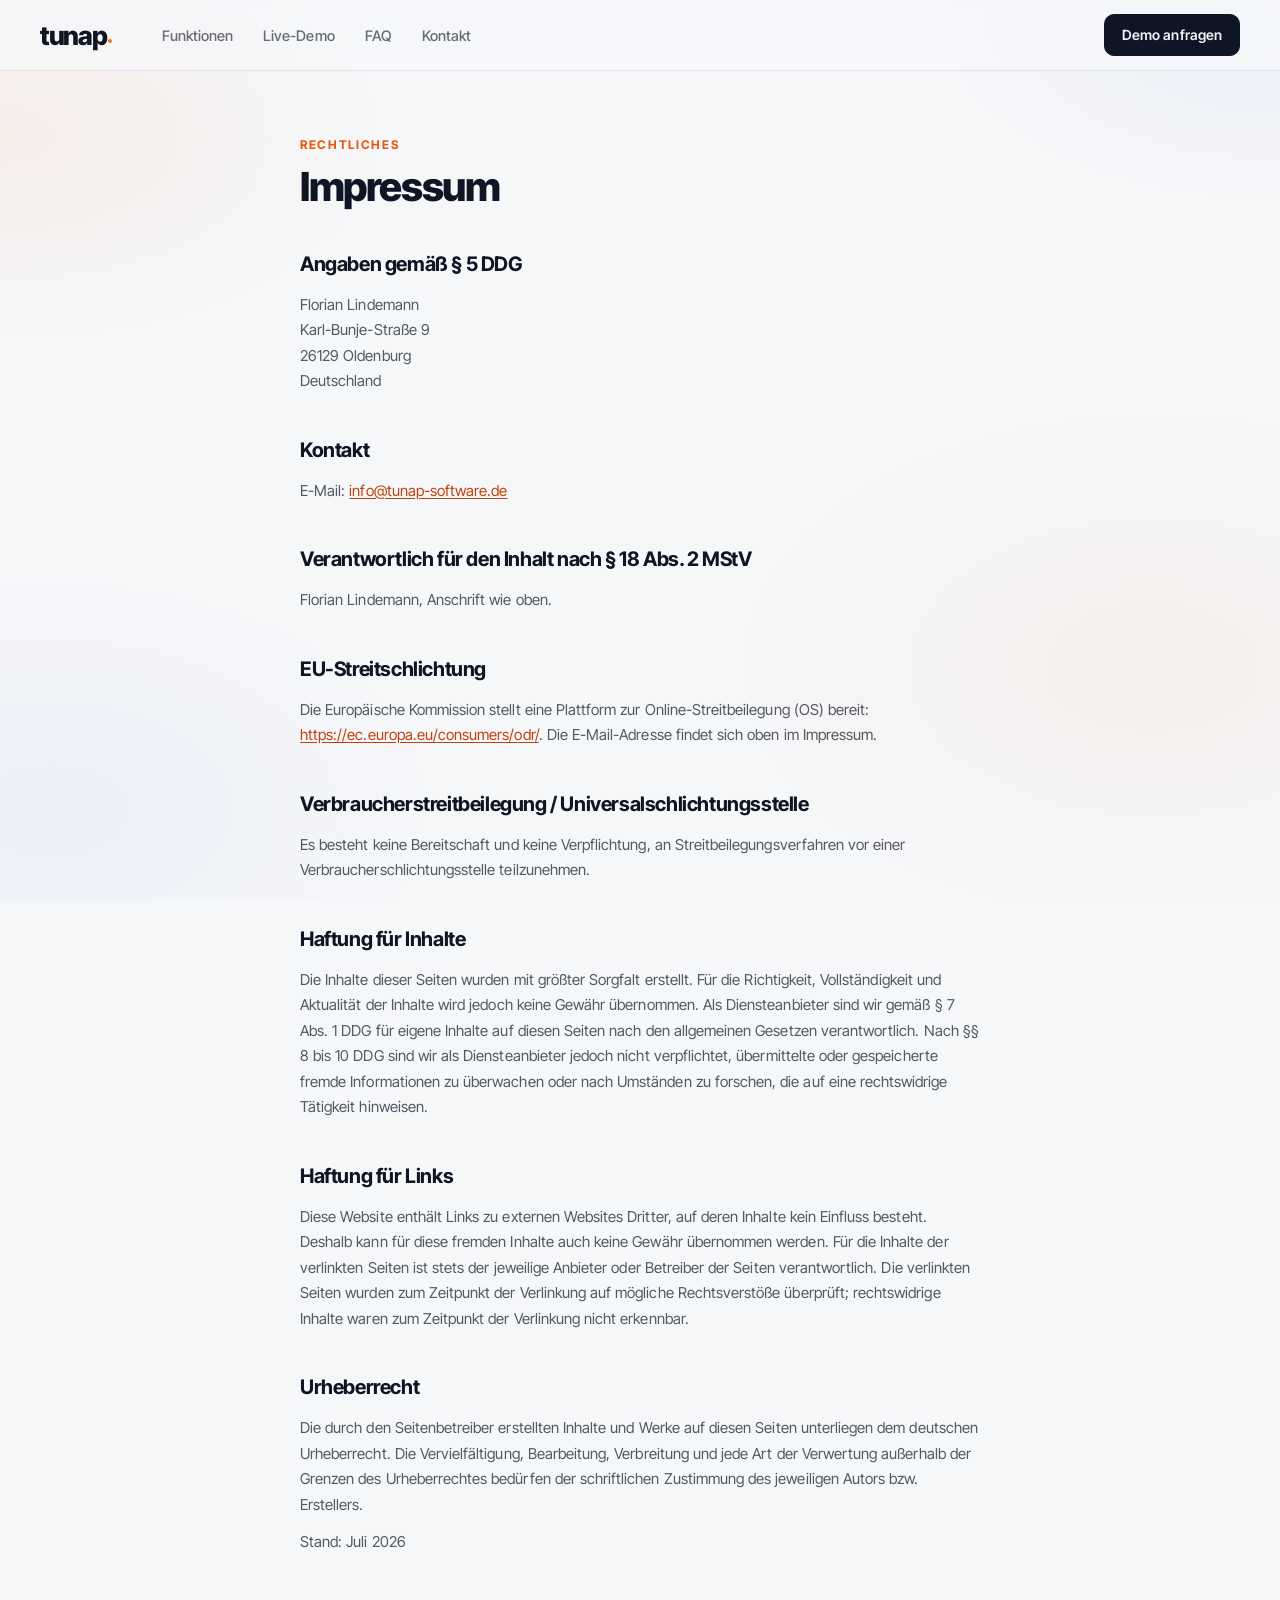
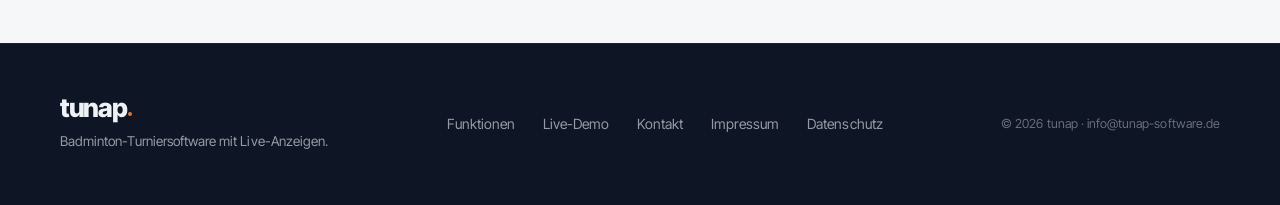
<file: impressum.html>
<!DOCTYPE html>
<html lang="de">
<head>
<meta charset="utf-8">
<meta name="viewport" content="width=device-width, initial-scale=1">
<title>Impressum — tunap.</title>
<meta name="description" content="Impressum der tunap-Website.">
<meta name="robots" content="noindex">
<meta name="theme-color" content="#0e1524">
<link rel="icon" href="assets/favicon.svg" type="image/svg+xml">
<link rel="preload" href="assets/fonts/InterTight-latin.woff2" as="font" type="font/woff2" crossorigin>
<link rel="stylesheet" href="styles.css">
</head>
<body>

  <!-- ===== NAV ===== -->
  <nav class="nav" id="nav">
    <a href="index.html" class="wordmark wordmark--nav">tunap<span class="wordmark__dot"></span></a>
    <div class="nav__links" id="nav-links">
      <a href="index.html#funktionen">Funktionen</a>
      <a href="index.html#live-demo">Live-Demo</a>
      <a href="index.html#faq">FAQ</a>
      <a href="index.html#kontakt">Kontakt</a>
    </div>
    <div class="nav__spacer"></div>
    <a href="mailto:info@tunap-software.de?subject=Demo-Version%20anfragen" class="btn btn--dark btn--nav">Demo anfragen</a>
    <button type="button" class="nav__burger" id="nav-burger" aria-label="Menü öffnen" aria-expanded="false" aria-controls="nav-links">
      <span></span><span></span><span></span>
    </button>
  </nav>

  <main class="legal">
    <div class="eyebrow">Rechtliches</div>
    <h1>Impressum</h1>

    <h2>Angaben gemäß § 5 DDG</h2>
    <address class="legal__address">
      Florian Lindemann<br>
      Karl-Bunje-Straße 9<br>
      26129 Oldenburg<br>
      Deutschland
    </address>

    <h2>Kontakt</h2>
    <p>E-Mail: <a href="mailto:info@tunap-software.de">info@tunap-software.de</a></p>

    <h2>Verantwortlich für den Inhalt nach § 18 Abs. 2 MStV</h2>
    <p>Florian Lindemann, Anschrift wie oben.</p>

    <h2>EU-Streitschlichtung</h2>
    <p>Die Europäische Kommission stellt eine Plattform zur Online-Streitbeilegung (OS) bereit: <a href="https://ec.europa.eu/consumers/odr/" rel="noopener" target="_blank">https://ec.europa.eu/consumers/odr/</a>. Die E-Mail-Adresse findet sich oben im Impressum.</p>

    <h2>Verbraucherstreitbeilegung / Universalschlichtungsstelle</h2>
    <p>Es besteht keine Bereitschaft und keine Verpflichtung, an Streitbeilegungsverfahren vor einer Verbraucherschlichtungsstelle teilzunehmen.</p>

    <h2>Haftung für Inhalte</h2>
    <p>Die Inhalte dieser Seiten wurden mit größter Sorgfalt erstellt. Für die Richtigkeit, Vollständigkeit und Aktualität der Inhalte wird jedoch keine Gewähr übernommen. Als Diensteanbieter sind wir gemäß § 7 Abs. 1 DDG für eigene Inhalte auf diesen Seiten nach den allgemeinen Gesetzen verantwortlich. Nach §§ 8 bis 10 DDG sind wir als Diensteanbieter jedoch nicht verpflichtet, übermittelte oder gespeicherte fremde Informationen zu überwachen oder nach Umständen zu forschen, die auf eine rechtswidrige Tätigkeit hinweisen.</p>

    <h2>Haftung für Links</h2>
    <p>Diese Website enthält Links zu externen Websites Dritter, auf deren Inhalte kein Einfluss besteht. Deshalb kann für diese fremden Inhalte auch keine Gewähr übernommen werden. Für die Inhalte der verlinkten Seiten ist stets der jeweilige Anbieter oder Betreiber der Seiten verantwortlich. Die verlinkten Seiten wurden zum Zeitpunkt der Verlinkung auf mögliche Rechtsverstöße überprüft; rechtswidrige Inhalte waren zum Zeitpunkt der Verlinkung nicht erkennbar.</p>

    <h2>Urheberrecht</h2>
    <p>Die durch den Seitenbetreiber erstellten Inhalte und Werke auf diesen Seiten unterliegen dem deutschen Urheberrecht. Die Vervielfältigung, Bearbeitung, Verbreitung und jede Art der Verwertung außerhalb der Grenzen des Urheberrechtes bedürfen der schriftlichen Zustimmung des jeweiligen Autors bzw. Erstellers.</p>

    <p class="legal__updated">Stand: Juli 2026</p>
  </main>

  <!-- ===== FOOTER ===== -->
  <footer class="footer">
    <div class="footer__inner">
      <div>
        <div class="wordmark wordmark--footer">tunap<span class="wordmark__dot"></span></div>
        <div class="footer__tag">Badminton-Turniersoftware mit Live-Anzeigen.</div>
      </div>
      <div class="footer__links">
        <a href="index.html#funktionen">Funktionen</a>
        <a href="index.html#live-demo">Live-Demo</a>
        <a href="mailto:info@tunap-software.de">Kontakt</a>
        <a href="impressum.html">Impressum</a>
        <a href="datenschutz.html">Datenschutz</a>
      </div>
      <div class="footer__copy">© 2026 tunap · info@tunap-software.de</div>
    </div>
  </footer>

  <script src="script.js"></script>
</body>
</html>
</file>
<file: styles.css>
/* ============================================================
   tunap. — Landingpage
   Kühles Slate-System + Orange-Akzent (verfeinert)
   Design-Tokens · Layout · Komponenten · Responsive
   ============================================================ */

:root{
  /* ---- Neutrale (kühles Slate) ---- */
  --ink:#0e1524;              /* Text / Dunkelflächen */
  --ink-2:#161f31;            /* dunkle Surface */
  --ink-70:rgba(14,21,36,0.70);
  --ink-62:rgba(14,21,36,0.62);
  --ink-55:rgba(14,21,36,0.55);
  --ink-14:rgba(14,21,36,0.14);
  --ink-10:rgba(14,21,36,0.10);
  --ink-07:rgba(14,21,36,0.07);
  --ink-04:rgba(14,21,36,0.04);

  /* Text auf dunklem Grund */
  --cream:#eef1f6;
  --cream-72:rgba(238,241,246,0.72);
  --cream-60:rgba(238,241,246,0.60);
  --cream-40:rgba(238,241,246,0.40);
  --cream-10:rgba(238,241,246,0.10);
  --cream-06:rgba(238,241,246,0.06);

  /* Flächen */
  --paper:#f6f7f9;            /* Seitenhintergrund */
  --paper-2:#edf0f4;          /* abgesetzte Sektion */
  --surface:#ffffff;          /* Cards */
  --white:#fff;

  /* ---- Akzent (Orange) ---- */
  --accent:#f97316;
  --accent-deep:#ea580c;
  --accent-text:#c2410c;      /* AA-tauglich auf hell */
  --accent-08:rgba(249,115,22,0.08);
  --accent-12:rgba(249,115,22,0.12);
  --accent-focus:rgba(249,115,22,0.40);

  /* ---- Radius ---- */
  --r-sm:10px;
  --r:14px;
  --r-lg:20px;
  --r-pill:999px;

  /* ---- Shadows (kühl getönt, geschichtet) ---- */
  --sh-sm:0 1px 2px rgba(14,21,36,0.06), 0 1px 1px rgba(14,21,36,0.04);
  --sh-md:0 6px 16px -6px rgba(14,21,36,0.14), 0 2px 6px -3px rgba(14,21,36,0.08);
  --sh-lg:0 24px 48px -28px rgba(14,21,36,0.34), 0 8px 20px -12px rgba(14,21,36,0.16);
  --sh-shot:0 40px 80px -40px rgba(14,21,36,0.42), 0 12px 28px -18px rgba(14,21,36,0.18);

  --font:'Inter Tight',system-ui,-apple-system,'Segoe UI',sans-serif;
}

/* ---- Schrift lokal gehostet (DSGVO: kein Google-Server-Kontakt) ---- */
@font-face{
  font-family:'Inter Tight';
  font-style:normal;
  font-weight:100 900;
  font-display:swap;
  src:url('assets/fonts/InterTight-latin.woff2') format('woff2');
}

*{box-sizing:border-box;}
html{scroll-behavior:smooth;-webkit-text-size-adjust:100%;}
body{
  margin:0;
  font-family:var(--font);
  font-size:16px;
  background:
    radial-gradient(38% 30% at 100% 1%, rgba(37,99,235,0.06), transparent 72%),
    radial-gradient(42% 32% at 0% 15%, rgba(249,115,22,0.07), transparent 72%),
    radial-gradient(46% 40% at 90% 74%, rgba(249,115,22,0.05), transparent 72%),
    radial-gradient(42% 36% at 4% 90%, rgba(37,99,235,0.05), transparent 72%),
    var(--paper);
  background-attachment:fixed;
  color:var(--ink);
  line-height:1.6;
  letter-spacing:0.003em;
  -webkit-font-smoothing:antialiased;
  text-rendering:optimizeLegibility;
}
a{color:inherit;}
h1,h2,h3{margin:0;}
img{max-width:100%;}
::selection{background:var(--accent);color:var(--white);}

/* Fokus-Sichtbarkeit (Tastatur) */
:focus-visible{outline:none;box-shadow:0 0 0 3px var(--paper),0 0 0 5px var(--accent-focus);border-radius:8px;}

/* ---- Keyframes ---- */
@keyframes tnDot{0%,100%{transform:scale(1);opacity:1;}50%{transform:scale(.62);opacity:.5;}}
@keyframes tnPulse{0%{box-shadow:0 0 0 0 rgba(249,115,22,0.55);}70%{box-shadow:0 0 0 8px rgba(249,115,22,0);}100%{box-shadow:0 0 0 0 rgba(249,115,22,0);}}
@keyframes tnWordDot{0%{box-shadow:0 0 0 0 rgba(249,115,22,0.5);}70%{box-shadow:0 0 0 0.5em rgba(249,115,22,0);}100%{box-shadow:0 0 0 0 rgba(249,115,22,0);}}
@keyframes tnFloat{0%,100%{transform:translate(0,0);}50%{transform:translate(24px,-30px);}}

/* Sanftes Einblenden beim Scrollen (JS setzt .is-visible) */
.reveal{opacity:0;transform:translateY(18px);transition:opacity .6s ease,transform .6s ease;}
.reveal.is-visible{opacity:1;transform:none;}
@media (prefers-reduced-motion: reduce){
  *{animation:none !important;transition:none !important;scroll-behavior:auto !important;}
  .reveal{opacity:1;transform:none;}
}

/* ---- Punkt (Wortmarke-Akzent) ---- */
.dot{display:inline-block;width:8px;height:8px;border-radius:50%;background:var(--accent);}
.dot--pulse{margin-bottom:5px;animation:tnPulse 1.6s ease-out infinite;}
.dot--blink{width:8px;height:8px;animation:tnDot 1.4s ease-in-out infinite;}

/* ---- Buttons ---- */
.btn{
  position:relative;display:inline-flex;align-items:center;justify-content:center;gap:9px;
  font-family:inherit;font-size:15px;font-weight:600;letter-spacing:0.005em;
  padding:14px 24px;min-height:48px;border-radius:12px;border:1px solid transparent;
  text-decoration:none;white-space:nowrap;cursor:pointer;
  transition:transform .16s ease,box-shadow .16s ease,background-color .16s ease,border-color .16s ease;
}
.btn--accent{background:var(--accent);color:var(--white);box-shadow:0 8px 20px -10px rgba(249,115,22,0.7),inset 0 1px 0 rgba(255,255,255,0.18);}
.btn--accent:hover{background:var(--accent-deep);transform:translateY(-2px);box-shadow:0 14px 28px -12px rgba(249,115,22,0.75),inset 0 1px 0 rgba(255,255,255,0.18);}
.btn--accent:active{transform:translateY(0);}
.btn--dark{background:var(--ink);color:var(--cream);border-color:var(--ink);}
.btn--dark:hover{background:var(--ink-2);transform:translateY(-2px);box-shadow:var(--sh-md);}
.btn--ghost{background:var(--surface);color:var(--ink);border-color:var(--ink-14);box-shadow:var(--sh-sm);}
.btn--ghost:hover{border-color:var(--ink);transform:translateY(-2px);box-shadow:var(--sh-md);}
.btn--outline{background:transparent;color:var(--ink);border-color:var(--ink-14);}
.btn--outline:hover{border-color:var(--ink);transform:translateY(-2px);}
.btn--nav{font-size:14px;padding:9px 17px;min-height:40px;border-radius:10px;}
.btn--lg{font-size:16px;padding:16px 30px;min-height:54px;}

/* ---- Wortmarke ---- */
.wordmark{display:inline-flex;align-items:flex-end;gap:0.04em;font-weight:800;letter-spacing:-0.05em;line-height:0.9;color:var(--ink);text-decoration:none;}
.wordmark__dot{flex:none;width:0.16em;height:0.16em;border-radius:50%;background:var(--accent);margin-bottom:0.135em;animation:tnWordDot 1.6s ease-out infinite;}
.wordmark--nav{font-size:26px;}
.wordmark--hero{font-size:clamp(80px,15vw,196px);margin-top:22px;opacity:0.98;}
.wordmark--footer{font-size:26px;color:var(--cream);}

/* ============================================================
   NAV
   ============================================================ */
.nav{
  position:sticky;top:0;z-index:40;display:flex;align-items:center;gap:24px;
  padding:14px 40px;
  background:rgba(246,247,249,0.82);
  backdrop-filter:saturate(160%) blur(14px);
  -webkit-backdrop-filter:saturate(160%) blur(14px);
  border-bottom:1px solid var(--ink-07);
}
.nav__links{display:none;gap:6px;margin-left:14px;}
.nav__links a{font-size:14.5px;font-weight:500;color:var(--ink-62);text-decoration:none;padding:7px 12px;border-radius:9px;transition:color .15s ease,background-color .15s ease;}
.nav__links a:hover{color:var(--ink);background:var(--ink-04);}
.nav__spacer{flex:1;}

/* Burger (mobil) */
.nav__burger{display:flex;flex-direction:column;justify-content:center;gap:5px;width:42px;height:42px;padding:10px;border:1px solid var(--ink-14);border-radius:10px;background:var(--surface);cursor:pointer;}
.nav__burger span{display:block;height:2px;border-radius:2px;background:var(--ink);transition:transform .2s ease,opacity .2s ease;}
.nav.is-open .nav__burger span:nth-child(1){transform:translateY(7px) rotate(45deg);}
.nav.is-open .nav__burger span:nth-child(2){opacity:0;}
.nav.is-open .nav__burger span:nth-child(3){transform:translateY(-7px) rotate(-45deg);}

/* Mobil: Links als aufklappbares Panel unter der Nav */
@media (max-width:879.98px){
  .nav{flex-wrap:wrap;}
  .nav__links{
    display:none;order:10;flex-basis:100%;flex-direction:column;gap:2px;
    margin:12px 0 4px;padding-top:12px;border-top:1px solid var(--ink-07);
  }
  .nav.is-open .nav__links{display:flex;}
  .nav__links a{font-size:16px;padding:11px 12px;}
}
@media (min-width:880px){
  .nav__links{display:flex;}
  .nav__burger{display:none;}
}

/* ============================================================
   HERO
   ============================================================ */
.hero{
  position:relative;overflow:hidden;
  background:
    radial-gradient(48% 50% at 86% -4%, rgba(37,99,235,0.08), transparent 68%),
    radial-gradient(52% 55% at 14% 4%, rgba(249,115,22,0.10), transparent 70%),
    radial-gradient(60% 60% at 50% -8%, var(--accent-08), transparent 70%),
    linear-gradient(180deg, rgba(246,247,249,0) 0%, var(--paper) 62%, var(--surface) 100%);
}
.hero::before{
  content:"";position:absolute;inset:0;pointer-events:none;opacity:.5;
  background-image:
    linear-gradient(to right, var(--ink-04) 1px, transparent 1px),
    linear-gradient(to bottom, var(--ink-04) 1px, transparent 1px);
  background-size:56px 56px;
  -webkit-mask-image:radial-gradient(80% 60% at 50% 0%, #000 0%, transparent 72%);
          mask-image:radial-gradient(80% 60% at 50% 0%, #000 0%, transparent 72%);
}
.hero__inner{position:relative;max-width:1180px;margin:0 auto;padding:64px 40px 84px;text-align:center;}
.pill{display:inline-flex;align-items:center;gap:8px;padding:7px 15px;border-radius:var(--r-pill);font-size:12.5px;font-weight:700;letter-spacing:0.02em;}
.pill--accent{background:var(--surface);color:var(--accent-text);border:1px solid var(--ink-10);box-shadow:var(--sh-sm);}
.pill--accent .dot{width:7px;height:7px;}
.hero__h1{margin:24px auto 0;max-width:720px;font-size:clamp(24px,3.4vw,36px);font-weight:700;letter-spacing:-0.03em;line-height:1.12;color:var(--ink-70);}
.hero__sub{margin:20px auto 0;max-width:640px;font-size:clamp(17px,2.2vw,20px);line-height:1.5;font-weight:500;color:var(--ink-70);}
.hero__cta{display:flex;justify-content:center;flex-wrap:wrap;gap:12px;margin-top:32px;}
.hero__facts{display:flex;justify-content:center;flex-wrap:wrap;gap:10px 30px;margin-top:30px;font-size:13.5px;font-weight:500;color:var(--ink-55);}
.hero__facts strong{font-size:16px;font-weight:800;color:var(--ink);margin-right:5px;font-variant-numeric:tabular-nums;}
.hero__shot{position:relative;z-index:1;margin-top:60px;}

/* ============================================================
   APP-FENSTER-RAHMEN (winframe)
   ============================================================ */
.winframe{border-radius:var(--r-lg);overflow:hidden;background:var(--surface);border:1px solid var(--ink-10);box-shadow:var(--sh-shot);}
.winbar{display:flex;align-items:center;gap:8px;padding:7px 12px;background:var(--surface);border-bottom:1px solid var(--ink-07);}
.winbar__dots{display:inline-flex;gap:6px;flex:none;}
.winbar__dots i{width:9px;height:9px;border-radius:50%;}
.winbar__dots i:nth-child(1){background:#ff5f57;}
.winbar__dots i:nth-child(2){background:#febc2e;}
.winbar__dots i:nth-child(3){background:#28c840;}
.winbar__title{flex:1;text-align:center;font-size:11.5px;font-weight:600;color:var(--ink-55);letter-spacing:0.01em;margin-right:45px;}
.winframe .shot-img{border-radius:0;}

/* Screenshots (echte App-Aufnahmen, 16:9) */
.shot-img{display:block;width:100%;height:auto;aspect-ratio:16/9;object-fit:cover;object-position:top center;background:var(--surface);}

/* ============================================================
   WERT-PFEILER
   ============================================================ */
.pillars-wrap{background:var(--surface);border-top:1px solid var(--ink-07);border-bottom:1px solid var(--ink-07);}
.pillars{max-width:1240px;margin:0 auto;padding:56px 40px;display:grid;grid-template-columns:1fr;gap:36px 0;counter-reset:pillar;}
.pillar{position:relative;display:flex;flex-direction:column;gap:12px;counter-increment:pillar;}
.pillar::after{content:"0" counter(pillar);position:absolute;top:4px;right:0;font-size:12px;font-weight:700;letter-spacing:0.06em;color:rgba(14,21,36,0.20);}
.pillar__ic{width:46px;height:46px;border-radius:13px;background:var(--accent-12);color:var(--accent-deep);display:flex;align-items:center;justify-content:center;}
.pillar__t{font-size:16.5px;font-weight:700;letter-spacing:-0.01em;color:var(--ink);}
.pillar__p{margin:0;font-size:14.5px;line-height:1.55;color:var(--ink-62);}
@media (min-width:560px){.pillars{grid-template-columns:repeat(2,1fr);column-gap:44px;}}
@media (min-width:900px){
  .pillars{grid-template-columns:repeat(4,1fr);column-gap:0;}
  .pillar{padding:2px 34px;}
  .pillar::after{right:34px;}
  .pillar:not(:first-child){border-left:1px solid var(--ink-07);}
  .pillar:first-child{padding-left:0;}
  .pillar:last-child{padding-right:0;}
  .pillar:last-child::after{right:0;}
}

/* ============================================================
   ÜBERSCHRIFTEN / TEXT
   ============================================================ */
.eyebrow{font-size:12px;font-weight:700;letter-spacing:0.14em;text-transform:uppercase;color:var(--accent-deep);}
.eyebrow--dot,.eyebrow--accent{display:inline-flex;align-items:center;gap:8px;}
.eyebrow--dot .dot,.eyebrow--accent .dot{width:7px;height:7px;}
.eyebrow--accent{color:var(--accent);}
.h2{font-size:clamp(29px,4.4vw,40px);font-weight:800;letter-spacing:-0.035em;line-height:1.08;color:var(--ink);}
.h2--light{color:var(--cream);}
.lead{font-size:17px;line-height:1.6;color:var(--ink-62);}
.lead--center{margin-left:auto;margin-right:auto;}
.lead--light{color:var(--cream-72);}

/* ============================================================
   FUNKTIONEN — alternierende Reihen
   ============================================================ */
.flow-wrap{max-width:1240px;margin:0 auto;padding:92px 40px 40px;}
.flow-head{text-align:center;max-width:720px;margin:0 auto 64px;}
.flow-head .h2{margin-top:14px;}
.flow{display:flex;flex-direction:column;gap:72px;}
.flowrow{display:grid;grid-template-columns:1fr;gap:28px;align-items:center;}
.flowrow__shot{border-radius:var(--r);box-shadow:var(--sh-lg);transition:transform .2s ease,box-shadow .2s ease;}
.flowrow:hover .flowrow__shot{transform:translateY(-4px);box-shadow:var(--sh-shot);}
.flowrow__kicker{font-size:11.5px;font-weight:700;color:var(--accent-deep);letter-spacing:0.1em;text-transform:uppercase;}
.flowrow__title{margin-top:8px;font-size:clamp(21px,2.6vw,26px);font-weight:800;letter-spacing:-0.025em;line-height:1.15;color:var(--ink);}
.flowrow__p{margin:12px 0 0;font-size:15.5px;line-height:1.62;color:var(--ink-62);}
.flowrow__list{margin:16px 0 0;padding:0;list-style:none;display:flex;flex-direction:column;gap:9px;}
.flowrow__list li{position:relative;padding-left:26px;font-size:14.5px;line-height:1.5;color:var(--ink-70);font-weight:500;}
.flowrow__list li::before{
  content:"";position:absolute;left:0;top:3px;width:16px;height:16px;border-radius:50%;
  background:var(--accent-12);
  background-image:url("data:image/svg+xml,%3Csvg xmlns='http://www.w3.org/2000/svg' viewBox='0 0 24 24' fill='none' stroke='%23ea580c' stroke-width='3.4' stroke-linecap='round' stroke-linejoin='round'%3E%3Cpath d='m5 13 4 4L19 7'/%3E%3C/svg%3E");
  background-size:9px 9px;background-position:center;background-repeat:no-repeat;
}
@media (min-width:880px){
  .flowrow{grid-template-columns:7fr 5fr;gap:56px;}
  .flowrow--flip .flowrow__shot{order:2;}
  .flowrow--flip .flowrow__meta{order:1;}
}

/* ============================================================
   TURNIERMODI
   ============================================================ */
.modi-wrap{background:var(--paper-2);border-top:1px solid var(--ink-07);border-bottom:1px solid var(--ink-07);margin-top:52px;}
.modi-inner{max-width:1020px;margin:0 auto;padding:76px 40px;text-align:center;}
.modi-inner .h2{margin:12px auto 0;max-width:680px;}
.modi-inner .lead{margin:14px auto 0;max-width:600px;}
.modi{margin-top:36px;display:grid;grid-template-columns:1fr;gap:16px;text-align:left;}
.modi__card{position:relative;background:var(--surface);border:1px solid var(--ink-07);border-radius:var(--r);padding:24px;box-shadow:var(--sh-sm);transition:transform .18s ease,box-shadow .18s ease,border-color .18s ease;}
.modi__badge{position:absolute;top:16px;right:16px;font-size:10.5px;font-weight:800;letter-spacing:0.08em;text-transform:uppercase;color:var(--accent-text);background:var(--accent-08);border:1px solid rgba(249,115,22,0.35);padding:3px 9px;border-radius:var(--r-pill);}
.modi__card:hover{transform:translateY(-3px);box-shadow:var(--sh-md);border-color:var(--ink-10);}
.modi__ic{width:38px;height:38px;border-radius:10px;background:var(--ink);color:var(--accent);display:flex;align-items:center;justify-content:center;margin-bottom:14px;}
.modi__t{font-size:16.5px;font-weight:700;letter-spacing:-0.01em;color:var(--ink);}
.modi__p{margin:8px 0 0;font-size:14px;line-height:1.55;color:var(--ink-62);}
@media (min-width:560px){.modi{grid-template-columns:repeat(2,1fr);}}
@media (min-width:880px){.modi{grid-template-columns:repeat(4,1fr);}}

/* ============================================================
   LIVE-DEMO
   ============================================================ */
.livedemo-wrap{background:var(--surface);scroll-margin-top:70px;}
.livedemo-inner{max-width:1180px;margin:0 auto;padding:76px 40px;text-align:center;}
.livedemo-inner .h2{margin:14px 0 0;}
.livedemo-inner .lead{margin:16px auto 0;max-width:600px;color:var(--ink-62);}
.livedemo{margin-top:38px;text-align:left;}
.livedemo__cols{display:flex;flex-wrap:wrap;align-items:flex-start;gap:24px;}
.livedemo__col{flex:1 1 360px;min-width:0;display:flex;flex-direction:column;}
.livedemo__label{display:flex;align-items:center;gap:9px;font-size:11px;font-weight:700;letter-spacing:0.14em;text-transform:uppercase;color:var(--accent-deep);margin-bottom:12px;}
.livedemo__label .dot{width:7px;height:7px;}
.livedemo__screen{aspect-ratio:8/5;container-type:size;background:#0a0d14;border-radius:8px;overflow:hidden;}

/* ---- Geräte-Gehäuse (TV + Tablet) ---- */
.device{display:flex;flex-direction:column;align-items:center;width:100%;}

/* Court-Monitor als Fernseher mit Standfuß */
.device--tv .device__frame{width:100%;padding:13px;border-radius:16px;background:linear-gradient(180deg,#222a3a 0%,#0f141d 100%);box-shadow:var(--sh-lg),inset 0 0 0 1px rgba(255,255,255,0.06);}
.device--tv .livedemo__screen{border-radius:5px;box-shadow:inset 0 0 0 1px rgba(0,0,0,0.7);}
.device__neck{width:52px;height:20px;background:linear-gradient(180deg,#1b2130 0%,#141a25 100%);}
.device__base{width:190px;max-width:62%;height:13px;border-radius:0 0 12px 12px;background:linear-gradient(180deg,#222a3a 0%,#10151e 100%);box-shadow:0 10px 18px -10px rgba(10,13,20,0.6);}

/* Schiedsrichter-Tablet */
.device--tablet{position:relative;padding:20px;border-radius:30px;background:linear-gradient(155deg,#242c3c 0%,#111722 100%);box-shadow:var(--sh-lg),inset 0 0 0 1px rgba(255,255,255,0.06);}
.device--tablet .livedemo__screen{width:100%;border-radius:12px;box-shadow:inset 0 0 0 1px rgba(0,0,0,0.7);}
.device__cam{position:absolute;top:9px;left:50%;transform:translateX(-50%);width:6px;height:6px;border-radius:50%;background:#394252;box-shadow:inset 0 0 0 1px rgba(255,255,255,0.1);}
.livedemo__controls{display:flex;align-items:center;justify-content:flex-end;flex-wrap:wrap;gap:8px;margin-top:20px;}
.livedemo__btn{flex:0 0 auto;font-size:13px;font-weight:600;padding:9px 18px;min-height:40px;border-radius:10px;border:1px solid var(--ink-14);background:var(--surface);color:var(--ink-62);cursor:pointer;font-family:inherit;transition:all .15s ease;}
.livedemo__btn:hover{border-color:var(--ink);color:var(--ink);}
.livedemo__btn.is-active{border-color:var(--ink);background:var(--ink);color:var(--cream);}

/* ============================================================
   FUNKTIONSUMFANG (Raster)
   ============================================================ */
.featgrid-wrap{background:var(--paper-2);border-top:1px solid var(--ink-07);border-bottom:1px solid var(--ink-07);}
.featgrid-inner{max-width:1240px;margin:0 auto;padding:80px 40px;}
.featgrid-head{text-align:center;max-width:600px;margin:0 auto 44px;}
.featgrid-head .h2{margin-top:14px;}
.featgrid{display:grid;grid-template-columns:1fr;gap:16px;}
.feat{background:var(--surface);border:1px solid var(--ink-07);border-radius:var(--r);padding:26px;box-shadow:var(--sh-sm);transition:transform .18s ease,box-shadow .18s ease,border-color .18s ease;}
.feat:hover{transform:translateY(-3px);box-shadow:var(--sh-md);border-color:var(--ink-10);}
.feat__ic{width:40px;height:40px;border-radius:11px;background:var(--ink);color:var(--accent);display:flex;align-items:center;justify-content:center;margin-bottom:15px;}
.feat__t{font-size:16.5px;font-weight:700;letter-spacing:-0.01em;color:var(--ink);}
.feat__p{margin:7px 0 0;font-size:14px;line-height:1.55;color:var(--ink-62);}
@media (min-width:560px){.featgrid{grid-template-columns:repeat(2,1fr);}}
@media (min-width:860px){.featgrid{grid-template-columns:repeat(3,1fr);}}

/* ============================================================
   PILOTVEREINE
   ============================================================ */
.pilot-wrap{background:var(--surface);border-top:1px solid var(--ink-07);}
.pilot-inner{max-width:1180px;margin:0 auto;padding:84px 40px;display:grid;grid-template-columns:1fr;gap:44px;align-items:center;}
.pilot__text .h2{margin-top:14px;max-width:480px;}
.pilot__text .lead{margin:16px 0 0;max-width:520px;}
.pilot__text .btn{margin-top:28px;}
.pilot__perks{display:flex;flex-direction:column;gap:14px;}
.perk{background:var(--paper-2);border:1px solid var(--ink-07);border-radius:var(--r);padding:20px 22px;position:relative;padding-left:56px;}
.perk::before{
  content:"";position:absolute;left:22px;top:24px;width:18px;height:18px;border-radius:50%;
  background:var(--accent-12);
  background-image:url("data:image/svg+xml,%3Csvg xmlns='http://www.w3.org/2000/svg' viewBox='0 0 24 24' fill='none' stroke='%23ea580c' stroke-width='3.4' stroke-linecap='round' stroke-linejoin='round'%3E%3Cpath d='m5 13 4 4L19 7'/%3E%3C/svg%3E");
  background-size:10px 10px;background-position:center;background-repeat:no-repeat;
}
.perk__t{font-size:15.5px;font-weight:700;letter-spacing:-0.01em;color:var(--ink);}
.perk__p{margin:5px 0 0;font-size:14px;line-height:1.55;color:var(--ink-62);}
@media (min-width:880px){.pilot-inner{grid-template-columns:1.1fr 1fr;gap:64px;}}

/* ============================================================
   ROADMAP
   ============================================================ */
.roadmap-wrap{
  background:
    radial-gradient(46% 60% at 88% 0%, rgba(249,115,22,0.14), transparent 68%),
    radial-gradient(40% 50% at 6% 100%, rgba(37,99,235,0.12), transparent 70%),
    linear-gradient(165deg,#0e1524 0%,#141d30 100%);
  color:var(--cream);border-top:1px solid var(--cream-06);scroll-margin-top:70px;
}
.roadmap-inner{max-width:1120px;margin:0 auto;padding:84px 40px;}
.roadmap-head{text-align:center;max-width:640px;margin:0 auto 44px;}
.roadmap-head .h2{margin-top:14px;}
.roadmap-head .lead{margin:14px auto 0;max-width:560px;}
.roadmap{display:grid;grid-template-columns:1fr;gap:16px;}
.rmap{position:relative;background:var(--cream-06);border:1px solid var(--cream-10);border-radius:var(--r);padding:26px;transition:transform .18s ease,border-color .18s ease,background-color .18s ease;}
.rmap:hover{transform:translateY(-3px);border-color:rgba(249,115,22,0.4);background:rgba(238,241,246,0.09);}
.rmap__badge{position:absolute;top:18px;right:18px;font-size:10.5px;font-weight:800;letter-spacing:0.08em;text-transform:uppercase;color:var(--accent);background:rgba(249,115,22,0.12);border:1px solid rgba(249,115,22,0.4);padding:3px 9px;border-radius:var(--r-pill);}
.rmap__ic{width:40px;height:40px;border-radius:11px;background:var(--accent);color:var(--white);display:flex;align-items:center;justify-content:center;margin-bottom:15px;box-shadow:0 8px 18px -8px rgba(249,115,22,0.7);}
.rmap__t{font-size:16.5px;font-weight:700;letter-spacing:-0.01em;color:var(--cream);padding-right:64px;}
.rmap__p{margin:7px 0 0;font-size:14px;line-height:1.55;color:var(--cream-72);}
@media (min-width:860px){.roadmap{grid-template-columns:repeat(3,1fr);}}

/* ============================================================
   FAQ
   ============================================================ */
.faq-wrap{background:var(--paper-2);border-top:1px solid var(--ink-07);border-bottom:1px solid var(--ink-07);scroll-margin-top:70px;}
.faq-inner{max-width:820px;margin:0 auto;padding:84px 40px;}
.faq-head{text-align:center;margin-bottom:40px;}
.faq-head .h2{margin-top:14px;}
.faq{display:flex;flex-direction:column;gap:12px;}
.faq__item{background:var(--surface);border:1px solid var(--ink-07);border-radius:var(--r);box-shadow:var(--sh-sm);overflow:hidden;transition:border-color .18s ease,box-shadow .18s ease;}
.faq__item:hover{border-color:var(--ink-10);box-shadow:var(--sh-md);}
.faq__item[open]{border-color:var(--ink-10);}
.faq__q{
  list-style:none;display:flex;align-items:center;justify-content:space-between;gap:16px;
  padding:18px 22px;cursor:pointer;font-size:15.5px;font-weight:700;letter-spacing:-0.01em;color:var(--ink);
}
.faq__q::-webkit-details-marker{display:none;}
.faq__q::after{
  content:"";flex:none;width:22px;height:22px;border-radius:7px;background:var(--accent-12);
  background-image:url("data:image/svg+xml,%3Csvg xmlns='http://www.w3.org/2000/svg' viewBox='0 0 24 24' fill='none' stroke='%23ea580c' stroke-width='2.6' stroke-linecap='round'%3E%3Cpath d='M12 5v14M5 12h14'/%3E%3C/svg%3E");
  background-size:12px 12px;background-position:center;background-repeat:no-repeat;
  transition:transform .2s ease;
}
.faq__item[open] .faq__q::after{transform:rotate(45deg);}
.faq__a{padding:0 22px 20px;}
.faq__a p{margin:0;font-size:14.5px;line-height:1.65;color:var(--ink-70);}
.faq__a a{color:var(--accent-text);text-decoration:underline;text-underline-offset:2px;}

/* ============================================================
   PREISE
   ============================================================ */
.pricing-wrap{background:var(--surface);scroll-margin-top:70px;}
.pricing-inner{max-width:1120px;margin:0 auto;padding:88px 40px;}
.pricing-head{text-align:center;max-width:640px;margin:0 auto;}
.pricing-head .h2{margin-top:14px;}
.pricing-head .lead{margin:14px auto 0;max-width:560px;}
.pricing-toggle{display:inline-flex;margin-top:28px;border:1px solid var(--ink-14);border-radius:var(--r-pill);overflow:hidden;background:var(--paper);padding:4px;gap:4px;}
.pricing-toggle__btn{border:none;background:transparent;color:var(--ink-55);padding:9px 20px;cursor:pointer;font-family:inherit;font-weight:700;font-size:13.5px;border-radius:var(--r-pill);transition:color .15s ease,background-color .15s ease,box-shadow .15s ease;}
.pricing-toggle__btn:hover{color:var(--ink);}
.pricing-toggle__btn.is-active{background:var(--ink);color:var(--cream);box-shadow:var(--sh-sm);}

.plans{margin-top:44px;display:grid;grid-template-columns:1fr;gap:20px;align-items:stretch;}
.plan{
  position:relative;display:flex;flex-direction:column;
  background:var(--surface);border:1px solid var(--ink-10);border-radius:var(--r-lg);
  padding:30px 28px;box-shadow:var(--sh-sm);
  transition:transform .18s ease,box-shadow .18s ease,border-color .18s ease;
}
.plan:hover{transform:translateY(-4px);box-shadow:var(--sh-md);}
.plan--featured{border-color:rgba(249,115,22,0.45);box-shadow:0 0 0 1px rgba(249,115,22,0.25),var(--sh-lg);}
.plan__badge{position:absolute;top:-13px;left:50%;transform:translateX(-50%);background:var(--accent);color:var(--white);font-size:11.5px;font-weight:800;letter-spacing:0.08em;text-transform:uppercase;padding:5px 14px;border-radius:var(--r-pill);box-shadow:0 6px 14px -6px rgba(249,115,22,0.7);}
.plan__name{font-size:18px;font-weight:800;letter-spacing:-0.02em;color:var(--ink);}
.plan__desc{margin-top:6px;font-size:13.5px;line-height:1.5;color:var(--ink-62);min-height:40px;}
.plan__price{margin-top:20px;display:flex;flex-direction:column;gap:3px;}
.plan__amount{font-size:38px;font-weight:800;letter-spacing:-0.04em;line-height:1;color:var(--ink);font-variant-numeric:tabular-nums;}
.plan__per{font-size:12.5px;font-weight:600;color:var(--ink-55);letter-spacing:0.02em;}
.plan__list{margin:22px 0 26px;padding:0;list-style:none;display:flex;flex-direction:column;gap:10px;flex:1;}
.plan__list li{position:relative;padding-left:26px;font-size:14px;line-height:1.5;color:var(--ink-70);}
.plan__list li strong{color:var(--ink);}
.plan__list li::before{
  content:"";position:absolute;left:0;top:3px;width:16px;height:16px;border-radius:50%;
  background:var(--accent-12);
  background-image:url("data:image/svg+xml,%3Csvg xmlns='http://www.w3.org/2000/svg' viewBox='0 0 24 24' fill='none' stroke='%23ea580c' stroke-width='3.4' stroke-linecap='round' stroke-linejoin='round'%3E%3Cpath d='m5 13 4 4L19 7'/%3E%3C/svg%3E");
  background-size:9px 9px;background-position:center;background-repeat:no-repeat;
}
.plan__cta{width:100%;}
.pricing-note{margin:26px auto 0;max-width:560px;text-align:center;font-size:13px;line-height:1.6;color:var(--ink-55);}
@media (min-width:820px){.plans{grid-template-columns:repeat(3,1fr);}}

/* ============================================================
   KONTAKT / CTA
   ============================================================ */
.contact{
  background:linear-gradient(165deg,#0e1524 0%,#141d30 100%);
  color:var(--cream);position:relative;overflow:hidden;scroll-margin-top:70px;
}
.contact__glow{position:absolute;top:-100px;right:-60px;width:380px;height:380px;border-radius:50%;background:radial-gradient(circle at center,rgba(249,115,22,0.24),transparent 68%);pointer-events:none;animation:tnFloat 15s ease-in-out infinite;}
.contact__inner{max-width:840px;margin:0 auto;padding:92px 40px;position:relative;text-align:center;}
.contact__inner .h2{margin-top:16px;}
.contact__inner .lead{margin:18px auto 0;max-width:560px;}
.contact__cta{display:flex;flex-direction:column;align-items:center;gap:16px;margin-top:36px;}
.contact__mail{font-size:15px;font-weight:600;color:var(--cream-72);text-decoration:none;border-bottom:1px solid var(--cream-10);padding-bottom:2px;transition:color .15s ease,border-color .15s ease;}
.contact__mail:hover{color:var(--cream);border-color:var(--cream-40);}
.contact__steps{margin-top:48px;display:grid;grid-template-columns:1fr;gap:14px;text-align:left;}
.cstep{display:flex;align-items:center;gap:13px;background:var(--cream-06);border:1px solid var(--cream-10);border-radius:14px;padding:16px 20px;font-size:14px;line-height:1.5;color:var(--cream-72);}
.cstep__n{width:28px;height:28px;border-radius:9px;background:var(--accent);color:var(--white);display:flex;align-items:center;justify-content:center;font-weight:800;font-size:13.5px;flex-shrink:0;box-shadow:0 6px 14px -6px rgba(249,115,22,0.7);}
@media (min-width:760px){.contact__steps{grid-template-columns:repeat(3,1fr);}.cstep{flex-direction:column;align-items:flex-start;gap:12px;}}

/* ============================================================
   FOOTER
   ============================================================ */
.footer{background:var(--ink);color:var(--cream-60);border-top:1px solid var(--cream-06);}
.footer__inner{max-width:1240px;margin:0 auto;padding:52px 40px;display:flex;align-items:center;justify-content:space-between;flex-wrap:wrap;gap:24px;}
.footer__tag{margin-top:7px;font-size:13.5px;color:var(--cream-60);}
.footer__links{display:flex;gap:8px;font-size:14px;flex-wrap:wrap;}
.footer__links a{color:var(--cream-60);text-decoration:none;padding:6px 10px;border-radius:8px;transition:color .15s ease,background-color .15s ease;}
.footer__links a:hover{color:var(--cream);background:var(--cream-06);}
.footer__copy{font-size:12.5px;color:var(--cream-40);}

/* ============================================================
   RECHTSSEITEN (Impressum / Datenschutz)
   ============================================================ */
.legal{max-width:760px;margin:0 auto;padding:64px 40px 88px;}
.legal h1{font-size:clamp(30px,4.4vw,40px);font-weight:800;letter-spacing:-0.035em;line-height:1.08;color:var(--ink);margin:10px 0 0;}
.legal h2{font-size:20px;font-weight:700;letter-spacing:-0.02em;color:var(--ink);margin:40px 0 0;}
.legal h3{font-size:16px;font-weight:700;color:var(--ink);margin:26px 0 0;}
.legal p,.legal ul{margin:12px 0 0;font-size:15px;line-height:1.7;color:var(--ink-70);}
.legal ul{padding-left:22px;}
.legal li{margin-top:6px;}
.legal a{color:var(--accent-text);text-decoration:underline;text-underline-offset:2px;}
.legal a:hover{color:var(--accent-deep);}
.legal__updated{margin-top:28px;font-size:13px;color:var(--ink-55);}
.legal__address{margin-top:12px;font-size:15px;line-height:1.7;color:var(--ink-70);font-style:normal;}

/* ============================================================
   RESPONSIVE FEINSCHLIFF
   ============================================================ */
@media (max-width:600px){
  .nav{padding:12px 20px;gap:14px;}
  .hero__inner{padding:48px 20px 0;}
  .pillars,.flow-wrap,.modi-inner,.livedemo-inner,.featgrid-inner,.roadmap-inner,.pricing-inner,.contact__inner,.footer__inner,.legal{padding-left:20px;padding-right:20px;}
  .hero__shot{margin-top:44px;}
  .footer__inner{flex-direction:column;align-items:flex-start;}
}
</file>
